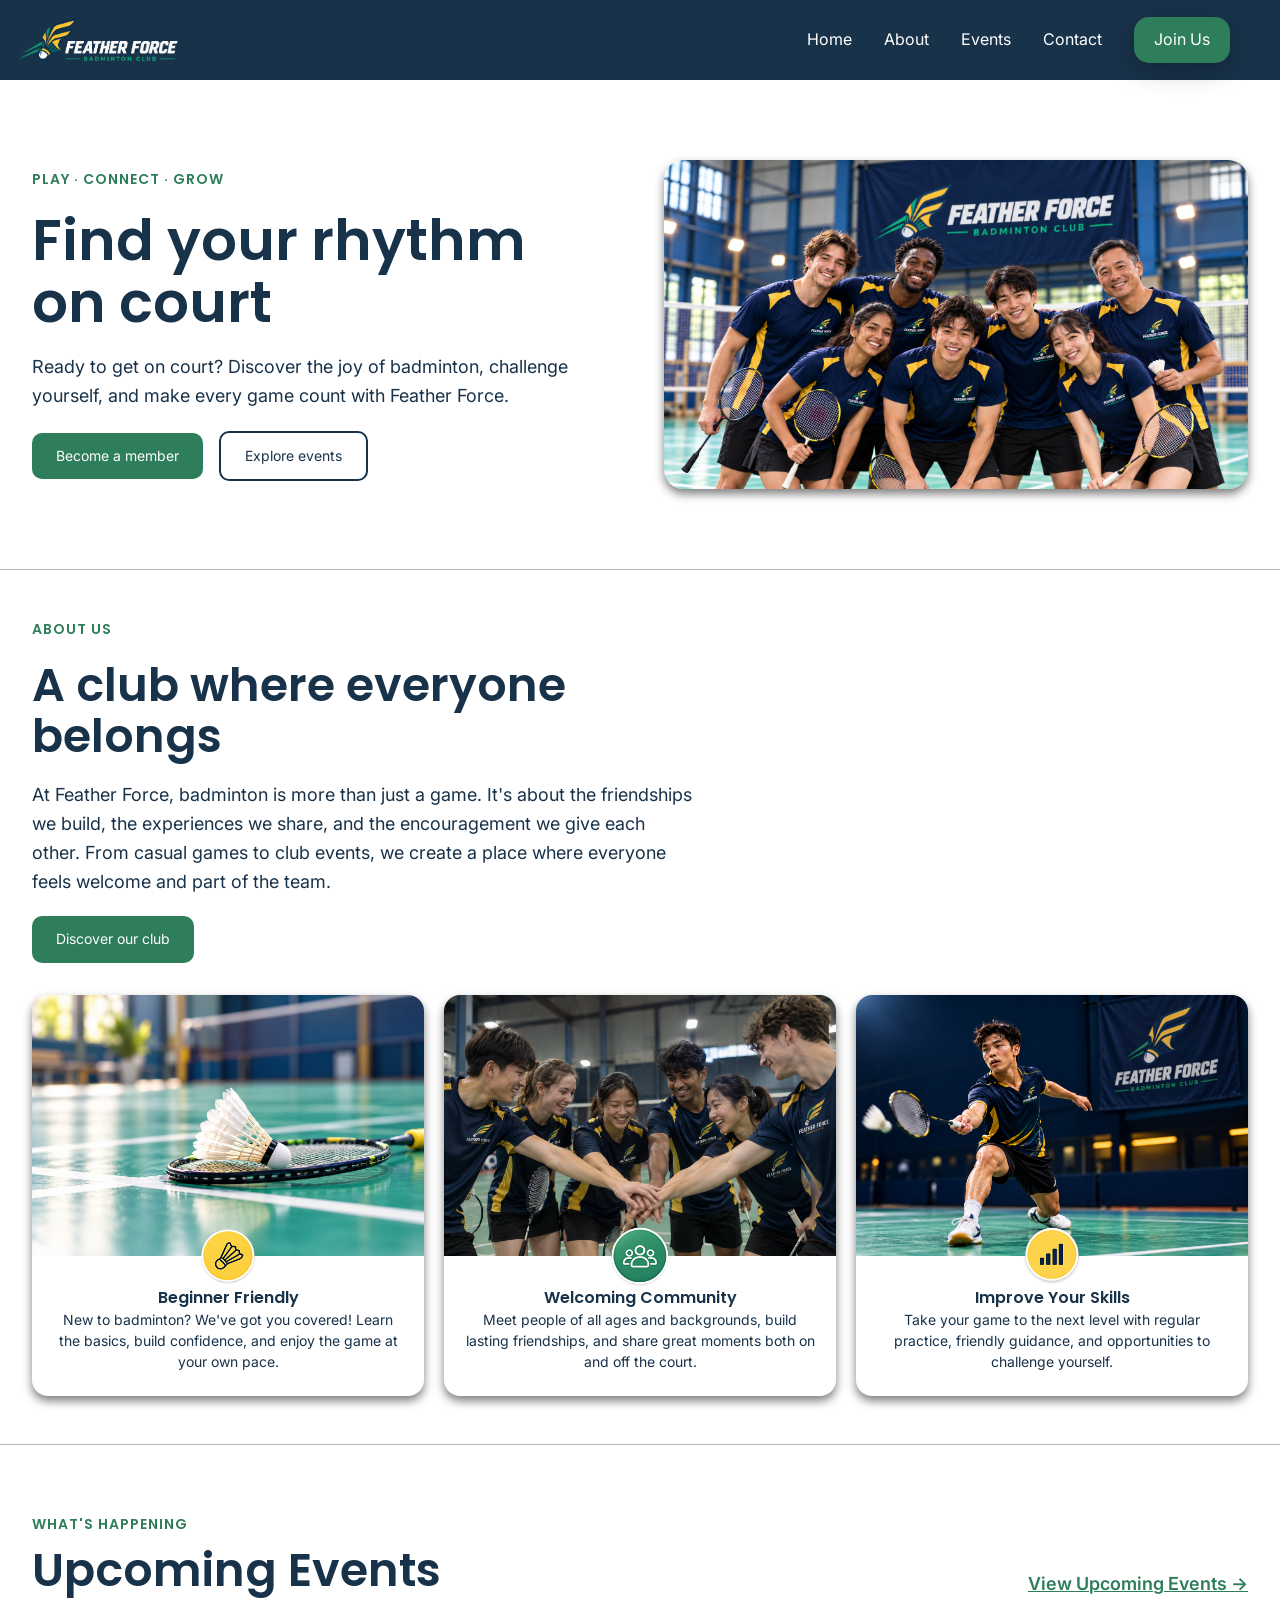
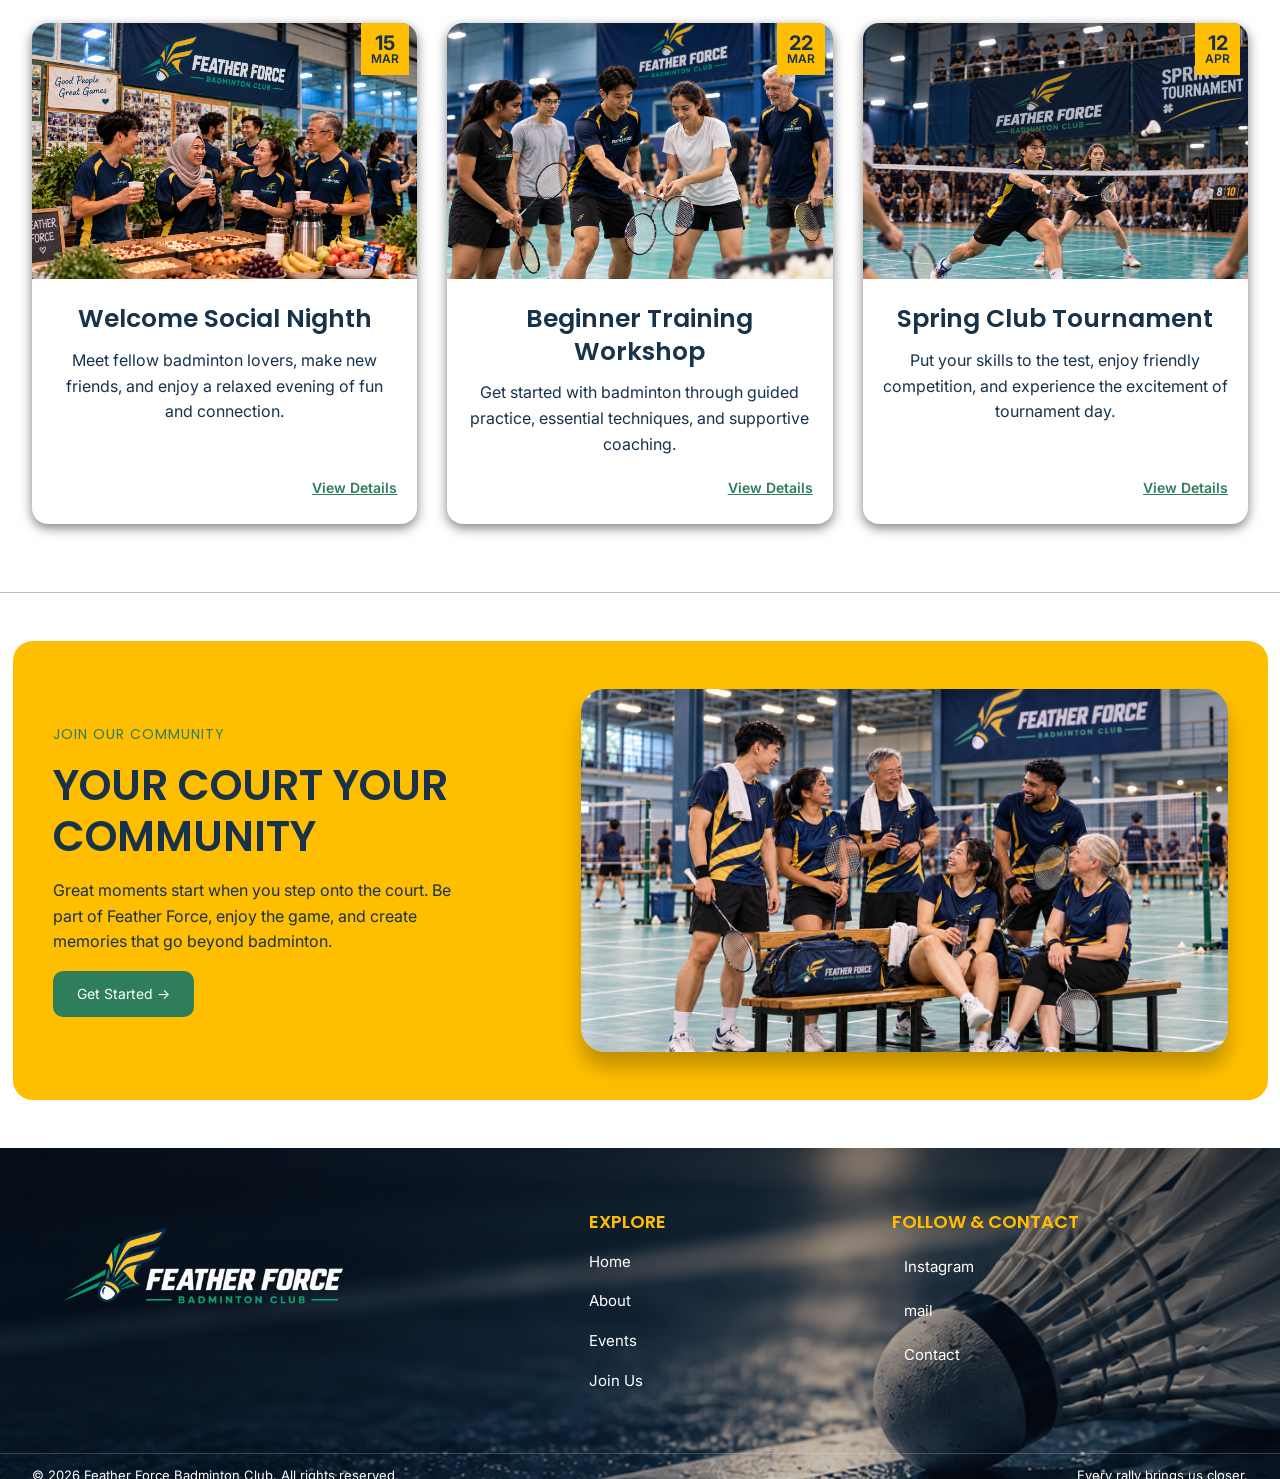
<file: index.html>
<!DOCTYPE html>
<html lang="en">
<head>
    <meta charset="UTF-8">
    <meta name="viewport" content="width=device-width, initial-scale=1.0">
    <title>Feather Force</title>

    <!-- Omdirigera till webbplatsens startsida -->
    <meta http-equiv="refresh" content="0; url=html/index.html">
</head>
<body>
    <a href="html/index.html">Visit Feather Force</a>
</body>
</html>
</file>
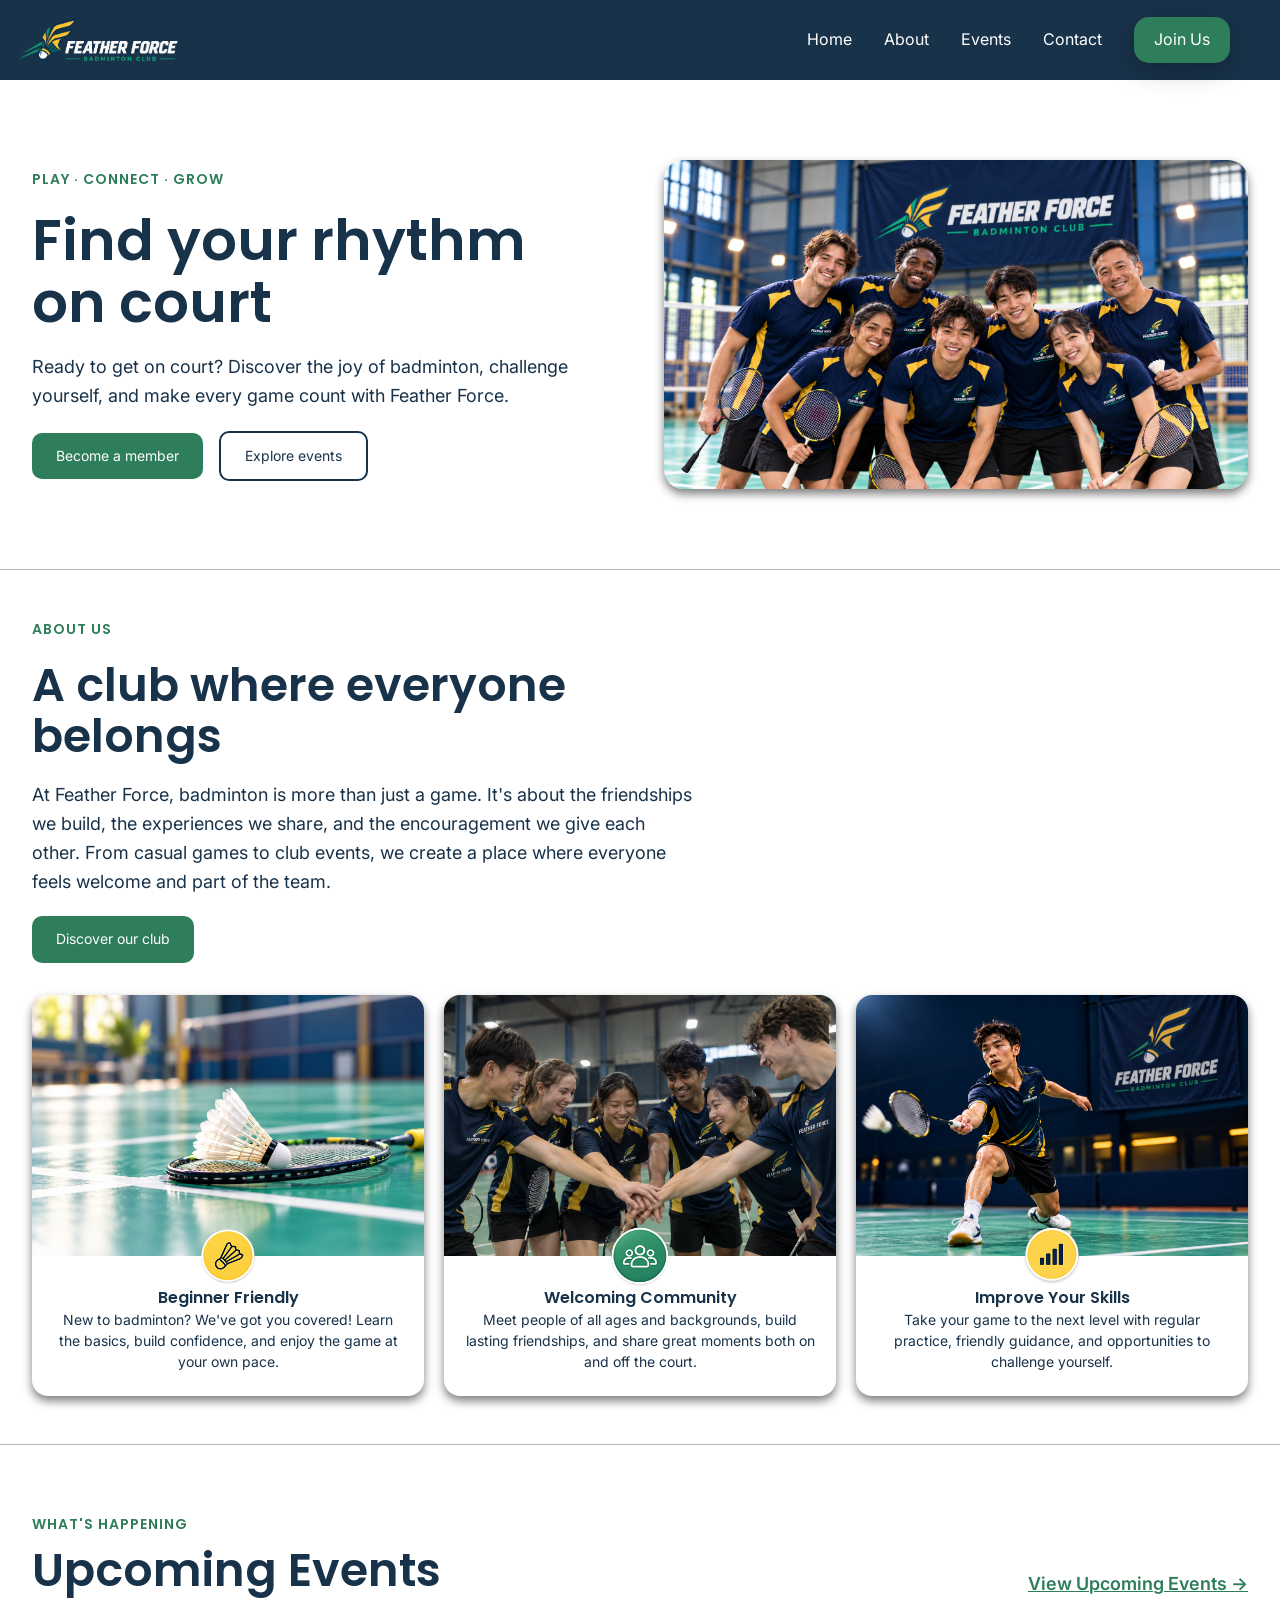
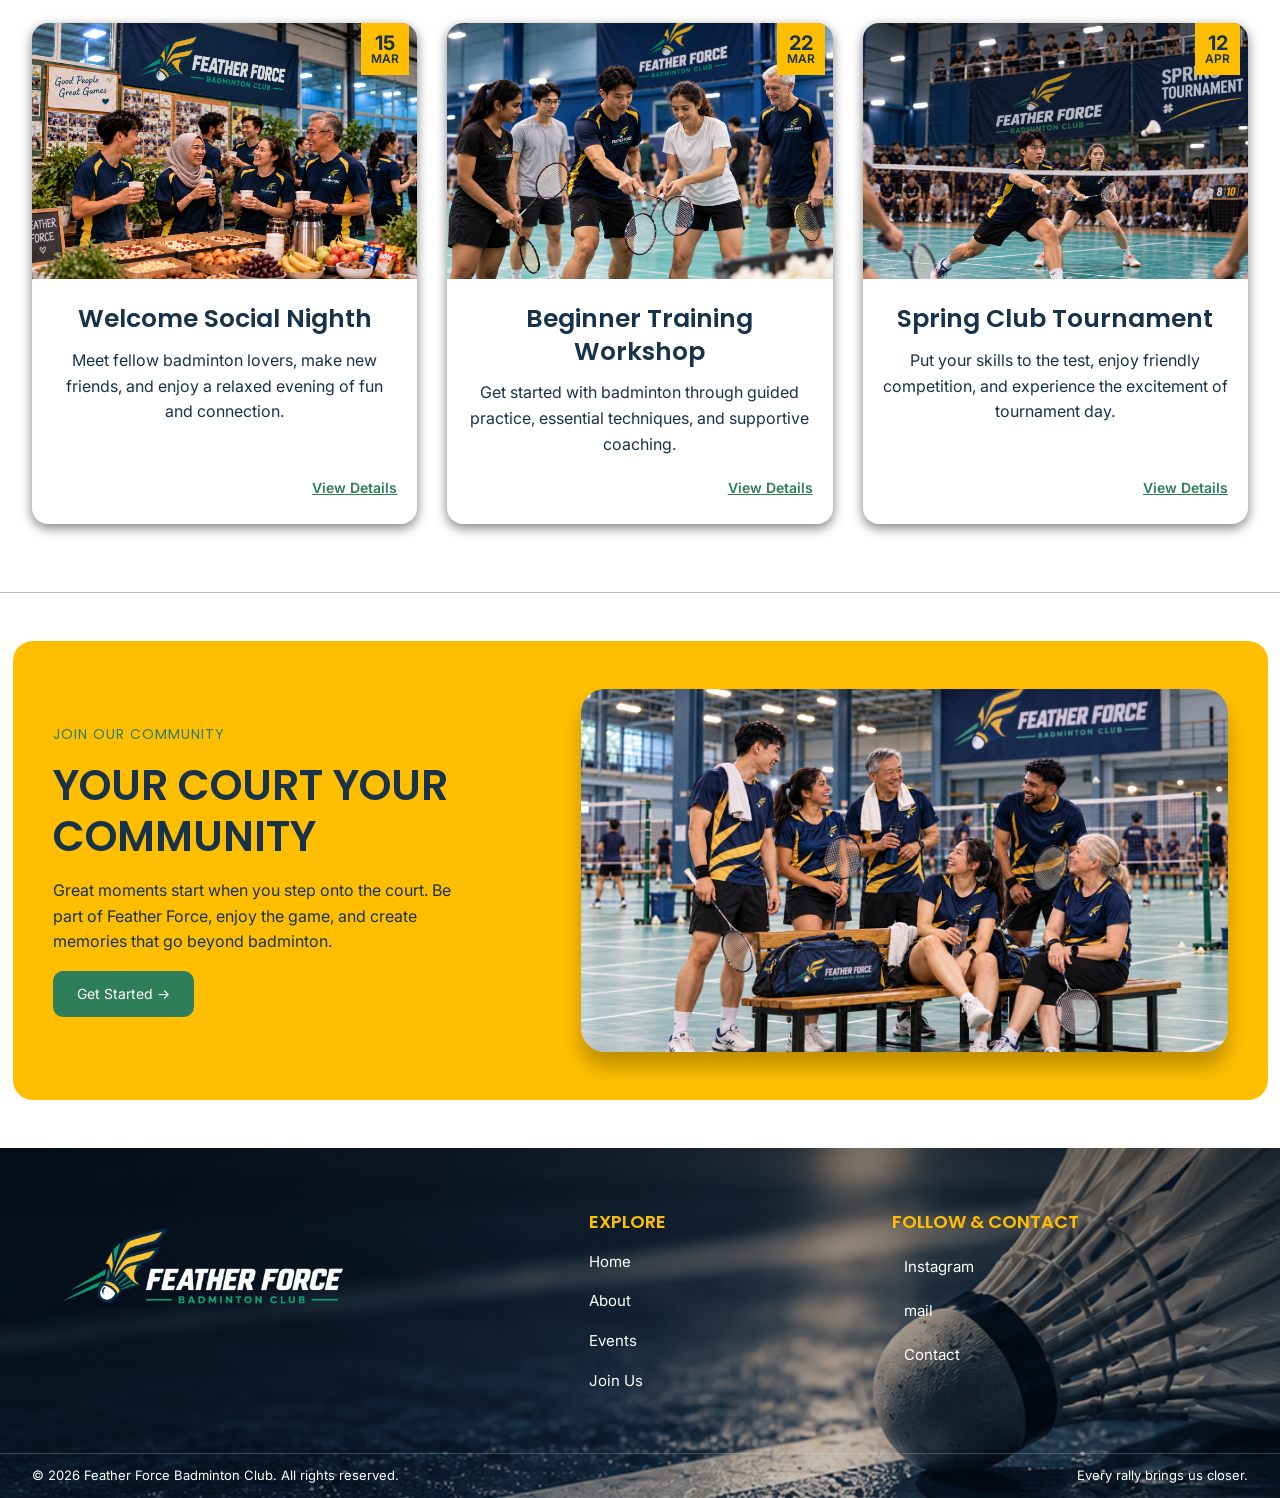
<file: html/index.html>
<!DOCTYPE html>
<html lang="en">
<head>
    <meta charset="UTF-8">
    <meta name="viewport" content="width=device-width, initial-scale=1.0">
    <title>Home | Feather Force Badminton Club</title>

    <!-- CSS Filer -->
     <link rel="stylesheet" href ="../css/main.css">
     <link rel="stylesheet" href ="../css/index.css">

    <!--  Javascript Filer -->
     <script src="../js/main.js" defer></script>

    <!-- Google Fonts -->
     <link rel="preconnect" href="https://fonts.googleapis.com">
     <link rel="preconnect" href="https://fonts.gstatic.com" crossorigin>
     <link href="https://fonts.googleapis.com/css2?family=Inter:wght@400&family=Poppins:wght@600&display=swap" rel="stylesheet">

    
    <!-- Flaticon UIcons för sociala medier -->
     <link rel="stylesheet"
      href="https://cdn-uicons.flaticon.com/3.0.0/uicons-brands/css/uicons-brands.css">
    <!-- Flaticon UIcons med rundade konturer -->
     <link rel="stylesheet"
      href="https://cdn-uicons.flaticon.com/3.0.0/uicons-regular-rounded/css/uicons-regular-rounded.css">
    <!-- Flaticon UIcons med fylld design -->
      <link rel="stylesheet"
      href="https://cdn-uicons.flaticon.com/3.0.0/uicons-solid-rounded/css/uicons-solid-rounded.css">
</head>

<body>

    <!-- Sidhuvud med logotyp och navigation -->
    <header class ="site-header">

        <!-- Container för sidhuvudets layout och innehåll -->
        <div class ="header-container">

            <!-- Logotyp med länk till startsidan -->
            <a href="index.html" class ="logo">

                <!-- Feather Force-klubbens logotyp -->
                <img src ="../images/Feather-Force-logo.png"
                 alt ="Feather Force Badminton Club logo">
            </a>

            <!-- Hamburgermeny med tillgänglighetsanpassade attribut -->
            <button class = "menu-toggle"
                type ="button"  
                aria-label="Open menu"
                aria-expanded="false"
                aria-controls="primary-navigation">

                <!-- Hamburgermenyns tre streck -->
                <span class ="bar1"></span>     
                <span class = "bar2"></span>    
                <span class = "bar3"></span>    
            </button>

            <!-- Huvudnavigation för webbplatsens sidor -->
            <nav class="navbar" id="primary-navigation" aria-label="Main navigation">

                <!-- Lista med navigationslänkar -->
                <ul class="nav-list">
      
                    <li><a href="index.html">Home</a></li>
                    <li><a href="about.html">About</a></li>
                    <li><a href="events.html">Events</a></li>
                    <li><a href="contact.html">Contact</a></li>

                    <!-- Länk till kontaktsidan för medlemskap -->
                    <li><a href="contact.html" class="join-button">Join Us</a></li>
                </ul>
            </nav>
        </div>
    </header>

    <!-- Sidans huvudsakliga innehåll -->
    <main class ="home-page" id="home">

        <!--  Hero-Sektion -->
        <section class ="home-hero">

            <!-- Layout och innehållsbredd för Hero-sektionen -->
            <div class ="hero-layout content-container">

                <!--  Textinnehåll i Hero-Sektionen -->
                <div class ="hero-content">

                    <!-- Tag -->
                     <p class ="tag">PLAY · CONNECT · GROW</p>
                     
                     <!--  Rubrik -->
                    <h1>Find your rhythm on court</h1>

                    <!-- Introduktion-->
                     <p> Ready to get on court? Discover the joy of badminton, challenge yourself, 
                     and make every game count with Feather Force. 
                    </p>

                    <!-- Container för knappar för medlemskap och evenemang -->
                    <div class="hero-actions">

                        <!-- Primär knapp för medlemskap -->
                        <a href ="contact.html" class ="button button-primary">Become a member </a>

                        <!-- Sekundär knapp för evenemang -->
                        <a href="events.html" class ="button button-secondary">Explore events </a>
                    </div>

        
                </div>

             <!-- Hero bild -->
            <img src = "../images/hero-image.png" alt = "Feather Force team">

            </div>
        </section>

        <!-- About-Sektion-->
         <section class ="home-about" id="about">

            <!-- Layout och innehållsbredd för About-sektionen -->
            <div class ="about-layout content-container">
                
                <!--  Textinnehåll i About-Sektionen -->
                <div class ="about-content">

                    <!-- Tag -->
                    <p class ="tag">ABOUT US</p>

                    <!--  Sektionens huvudrubrik -->
                    <h2> A club where everyone belongs </h2>

                    <!-- Presentation av badmintonklubben -->
                    <p>
                        At Feather Force, badminton is more than just a game. It's about the friendships we build, 
                        the experiences we share, and the encouragement we give each other. From casual games to club events,
                        we create a place where everyone feels welcome and part of the team.
                    </p>

                    <!-- Knapp som länkar till About-Sidan -->
                     <a href ="about.html" class ="button button-primary">Discover our club </a>
                </div>

                <!-- Informationskort om klubbens fördelar -->
                <div class ="about-cards">
                    
                 <!-- Första kort som presenterar klubbens fördelar -->
                 <article class ="about-card">
                     <!-- Container för kortets bilder och dekorativ ikoner -->
                     <div class ="about-card-media">
                          <!-- Kort 1: Bilden -->
                         <img src="../images/about-card1.png" class ="about-card-image" 
                         alt ="Badminton shuttlecock and racket">
                         
                         <!-- Kort 1: Dekorativ ikon -->
                         <img src="../images/about-icon1.png" class="about-card-icon"
                         alt="">
                     </div>

                     <!--  Kort 1: Textinnehåll -->
                     <div class ="about-card-content">
                         <!--  Kort 1: Rubrik -->
                         <h3>Beginner Friendly</h3>

                         <!--  Kort 1: Beskrivning-->
                         <p>New to badminton? We've got you covered! Learn the basics, build confidence,
                           and enjoy the game at your own pace.
                        </p>
                     </div>
                 </article>


                 <!-- Andra kort som presenterar klubbens fördelar -->
                 <article class ="about-card">
                     <!-- Container för kortets bilder och dekorativ ikoner -->
                     <div class ="about-card-media">
                          <!-- Kort 2: Bilden -->
                         <img src="../images/about-card2.png" class ="about-card-image" 
                         alt ="Feather Force members bringing their hands together">
                         
                         <!-- Kort 2: Dekorativ ikon -->
                         <img src="../images/about-icon2.png" class="about-card-icon"
                         alt="">
                     </div>

                     <!--  Kort 2: Textinnehåll -->
                     <div class ="about-card-content">
                         <!--  Kort 2: Rubrik -->
                         <h3>Welcoming Community</h3>

                         <!--  Kort 2: Beskrivning-->
                         <p>Meet people of all ages and backgrounds, build lasting friendships, 
                             and share great moments both on and off the court.
                        </p>
                     </div>
                 </article>


                 <!-- Tredje kort som presenterar klubbens fördelar -->
                 <article class ="about-card">
                     <!-- Container för kortets bilder och dekorativ ikoner -->
                     <div class ="about-card-media">
                          <!-- Kort 3: Bilden -->
                         <img src="../images/about-card3.png" class ="about-card-image" 
                         alt ="Badminton players improving their skills through training">
                         
                         <!-- Kort 3: Dekorativ ikon -->
                         <img src="../images/about-icon3.png" class="about-card-icon"
                         alt="">
                     </div>

                     <!--  Kort 3: Textinnehåll -->
                     <div class ="about-card-content">
                         <!--  Kort 3: Rubrik -->
                         <h3>Improve Your Skills</h3>

                         <!--  Kort 3: Beskrivning-->
                         <p>Take your game to the next level with regular practice, friendly guidance,
                             and opportunities to challenge yourself.
                         </p>
                     </div>
                 </article>
                </div>
            </div>
         </section>


         <!-- Kommande events-Sektion -->
         <section class ="home-events" id="events">

            <!-- Container för sektionens innehållsbredd -->
            <div class ="content-container">

                <!--  Sektionens rubrik och navigationslänk -->
                  <div class ="section-head">
                     <!-- Sektionens tag och rubrik -->
                     <div class ="section-title">
                         <!-- Tag -->
                         <p class="tag">WHAT'S HAPPENING</p>

                         <!-- Rubrik -->
                         <h2>Upcoming Events</h2>
                     </div>

                     <!-- Länk till Events-Sidan  -->
                    <a href="events.html" class="events-link">
    
                        <span class="mobile-text">View All &rarr;</span>
                        <span class="desktop-text">View Upcoming Events &rarr;</span>

                    </a>
                  </div>

               <!-- Grid layout för Events kortet -->
               <div class ="events-grid">
                   <!-- Första Events-kort -->
                   <article class ="event-card">   
                       <!-- Container för Events-sektion bild och datum -->
                      <div class="event-card-visual">
                         <img src ="../images/event-card1.png" alt="Feather Force members enjoying a social badminton event">

                         <!-- Events datum  -->
                         <span class="event-date">
                             <span class="event-day">15</span>
                             <span class="event-month">MAR</span>
                          </span>

                      </div>

                       <!-- Container för evenemangets rubrik, beskrivning och länk -->
                        <div class="event-card-content">
                            <!-- Rubrik -->
                             <h3>Welcome Social Nighth</h3>

                            <!--  Beskrivning -->
                            <p>Meet fellow badminton lovers, make new friends, 
                             and enjoy a relaxed evening of fun and connection.
                            </p>

                            <!-- Länk till Events detaljer -->
                            <a href="events.html">View Details</a>

                            </a>
                        </div>
                   </article>


                   <!-- Andra Events-kort -->
                   <article class ="event-card">   
                       <!-- Container för Events-sektion bild och datum -->
                      <div class="event-card-visual">
                         <img src ="../images/event-card2.png" alt="Beginner badminton players practicing with guidance from a coach">
                       
                         <!-- Events datum  -->
                         <span class="event-date">
                             <span class="event-day">22</span>
                             <span class="event-month">MAR</span>
                          </span>
                      </div>

                       <!-- Container för evenemangets rubrik, beskrivning och länk -->
                        <div class="event-card-content">
                            <!-- Rubrik -->
                             <h3>Beginner Training Workshop</h3>

                            <!--  Beskrivning -->
                            <p>Get started with badminton through guided practice, 
                              essential techniques, and supportive coaching.
                            </p>

                            <!-- Länk till Events detaljer -->
                            <a href="events.html">View Details</a>

                            
                        </div>
                   </article>


                    <!-- Tredje Events-kort -->
                   <article class ="event-card">   
                       <!-- Container för Events-sektion bild och datum -->
                      <div class="event-card-visual">
                         <img src ="../images/event-card3.png" alt="Feather Force players competing in a spring club tournament">
                         
                         <!-- Events datum  -->
                         <span class="event-date">
                             <span class="event-day">12</span>
                             <span class="event-month">APR</span>
                          </span>
                      </div>

                       <!-- Container för evenemangets rubrik, beskrivning och länk -->
                        <div class="event-card-content">
                            <!-- Rubrik -->
                             <h3>Spring Club Tournament</h3>

                            <!--  Beskrivning -->
                            <p>Put your skills to the test, enjoy friendly competition,
                             and experience the excitement of tournament day.
                            </p >

                            <!-- Länk till Events detaljer -->
                            <a href="events.html">View Details</a>
                        </div>
                   </article>
               </div>
            </div>
         </section>


        <!--  CTA-Sektion-->
        <section class="home-cta" id="cta">

            <!-- Layout och innehållsbredd för CTA-sektionen -->
             <div class="cta-layout content-container">

                <!--  Textinnehåll i CTA-Sektionen -->
                <div class="cta-content">
                    <!-- TAG -->
                    <p class="tag">JOIN OUR COMMUNITY</p>

                    <!-- Rubrik -->
                    <h2>YOUR COURT YOUR COMMUNITY</h2>

                    <!--Beskrivning om CTA - Sektion-->
                    <p>Great moments start when you step onto the court. Be part of Feather Force, 
                    enjoy the game, and create memories that go beyond badminton.
                    </p>

                    <!-- Länk till Contact-sidan -->
                    <a href="contact.html" class="button button-primary"> Get Started &rarr;</a>
                </div>

                <!-- CTA-Sektions bild på höger sida -->
                <img src="../images/joinUs-card1.png" alt="Feather Force members talking with each other">
             </div>
        </section>
    </main>


    

<!-- Sidfot med navigation och kontaktinformation -->
<footer class="site-footer">

    <!-- Sidfotens huvudlayout -->
    <div class="footer-container content-container">

        <!-- Klubbens logotyp med länk till startsidan -->
        <a href="index.html" class="footer-logo">
            <img
                src="../images/Feather-Force-logo.png"
                alt="Feather Force Badminton Club logo"
            >
        </a>

        <!-- Navigationslänkar till webbplatsens sidor -->
        <nav class="footer-column" aria-label="Footer navigation">

            <!-- Rubrik för navigationslänkar -->
            <h2>EXPLORE</h2>

            <!-- Lista med sidlänkar -->
            <ul>
                <li><a href="index.html">Home</a></li>
                <li><a href="about.html">About</a></li>
                <li><a href="events.html">Events</a></li>
                <li><a href="contact.html">Join Us</a></li>
            </ul>

        </nav>

        <!-- Sociala medier och kontaktuppgifter -->
        <div class="footer-column">

            <!-- Rubrik för sociala medier och kontakt -->
            <h2>FOLLOW &amp; CONTACT</h2>

            <!-- Lista med sociala medier och kontaktlänkar -->
            <ul>

                <!-- Tillfällig länk tills klubben har ett Instagramkonto -->
                <li>
                    <a href="#">
                     <i class="fi fi-brands-instagram" aria-hidden="true"></i>
                      Instagram
                    </a>
                </li>

                <!-- Länk till klubbens e-postadress -->
                <li>
                   <a href="mailto:contact@featherforce.com">
                     <i class="fi fi-rr-envelope" aria-hidden="true"></i>
                     mail
                    </a>
                </li>

                <!-- Länk till kontaktsidan -->
                <li>
                    <a href="contact.html">
                     <i class="fi fi-sr-marker" aria-hidden="true"></i>
                     Contact
                    </a>
                </li>

            </ul>
        </div>

    </div>

    <!-- Sidfotens nedre del -->
    <div class="footer-bottom">

        <!-- Copyrightinformation och klubbens slogan -->
        <div class="footer-bottom-content content-container">

            <!-- Upphovsrättsinformation -->
            <small>
                &copy; 2026 Feather Force Badminton Club.
                All rights reserved.
            </small>

            <!-- Klubbens slogan -->
            <p>Every rally brings us closer.</p>

        </div>
    </div>
</footer>
</body>
</html>
</file>
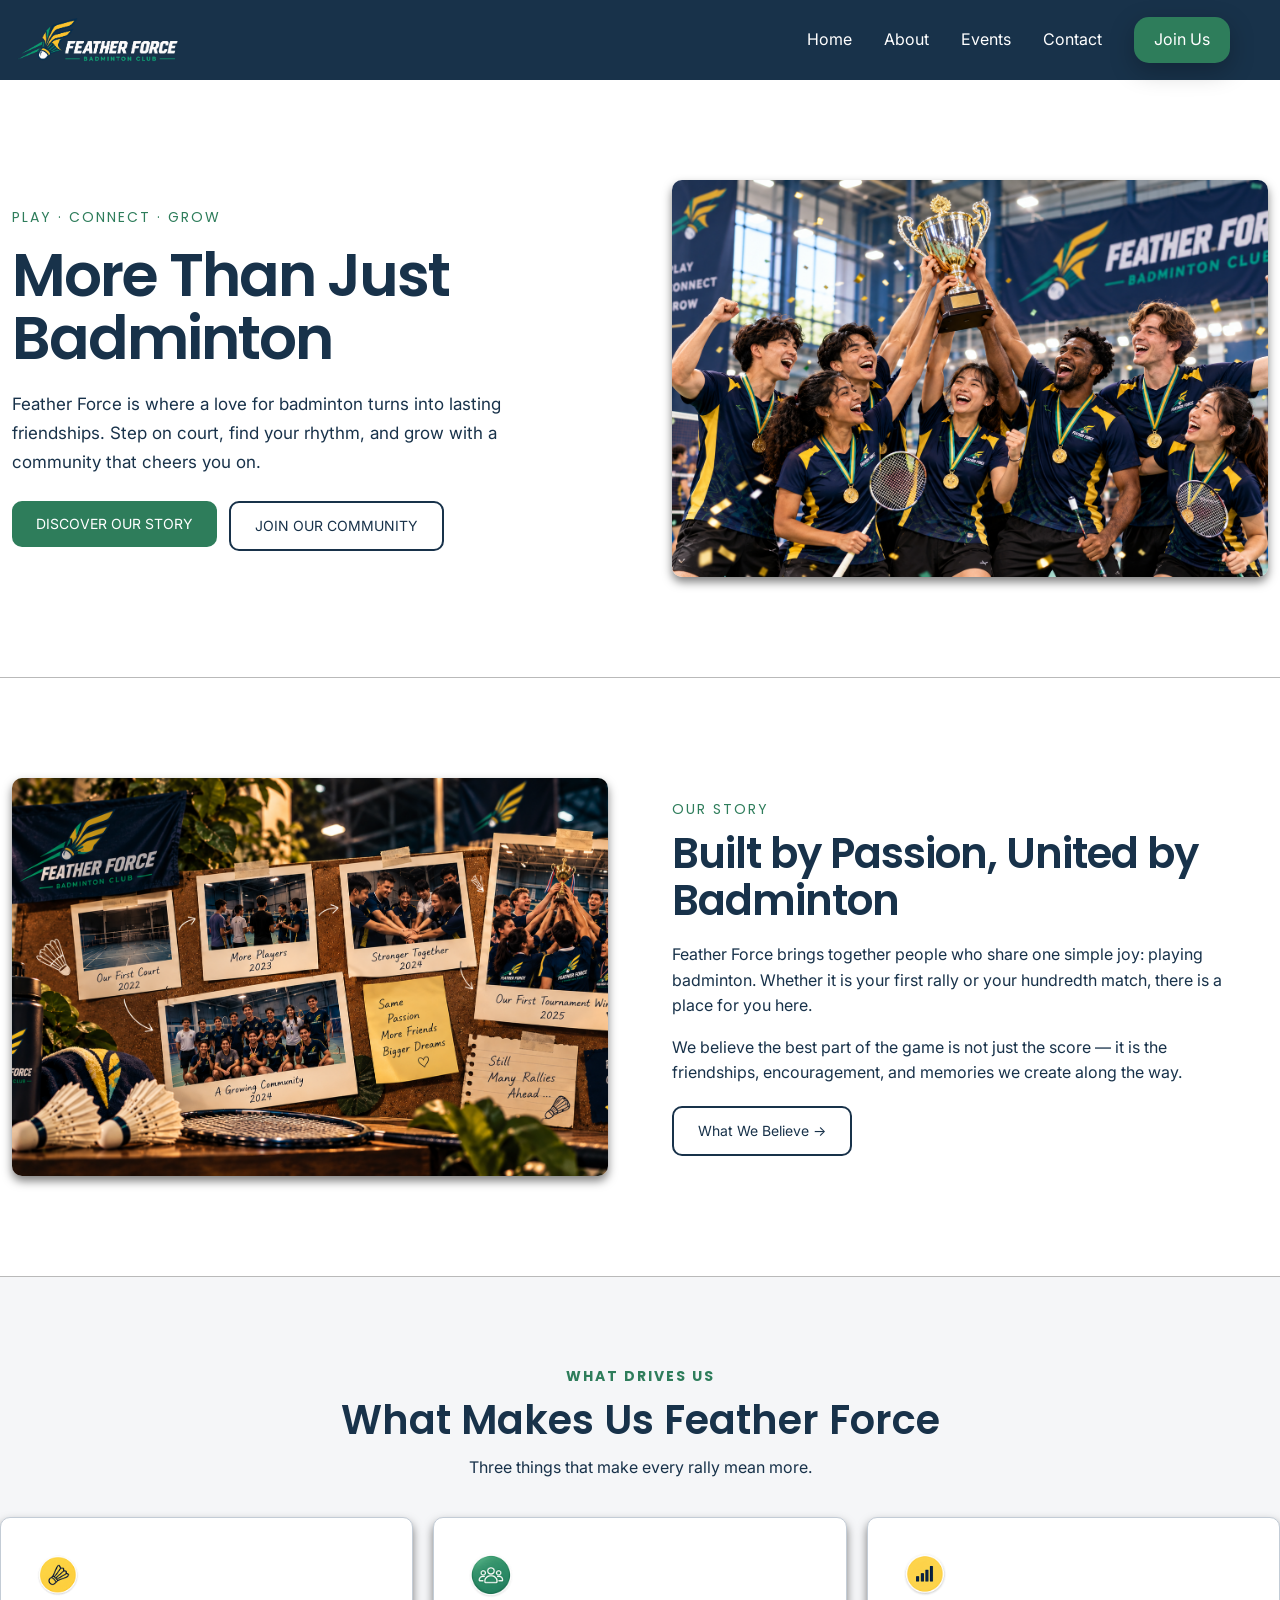
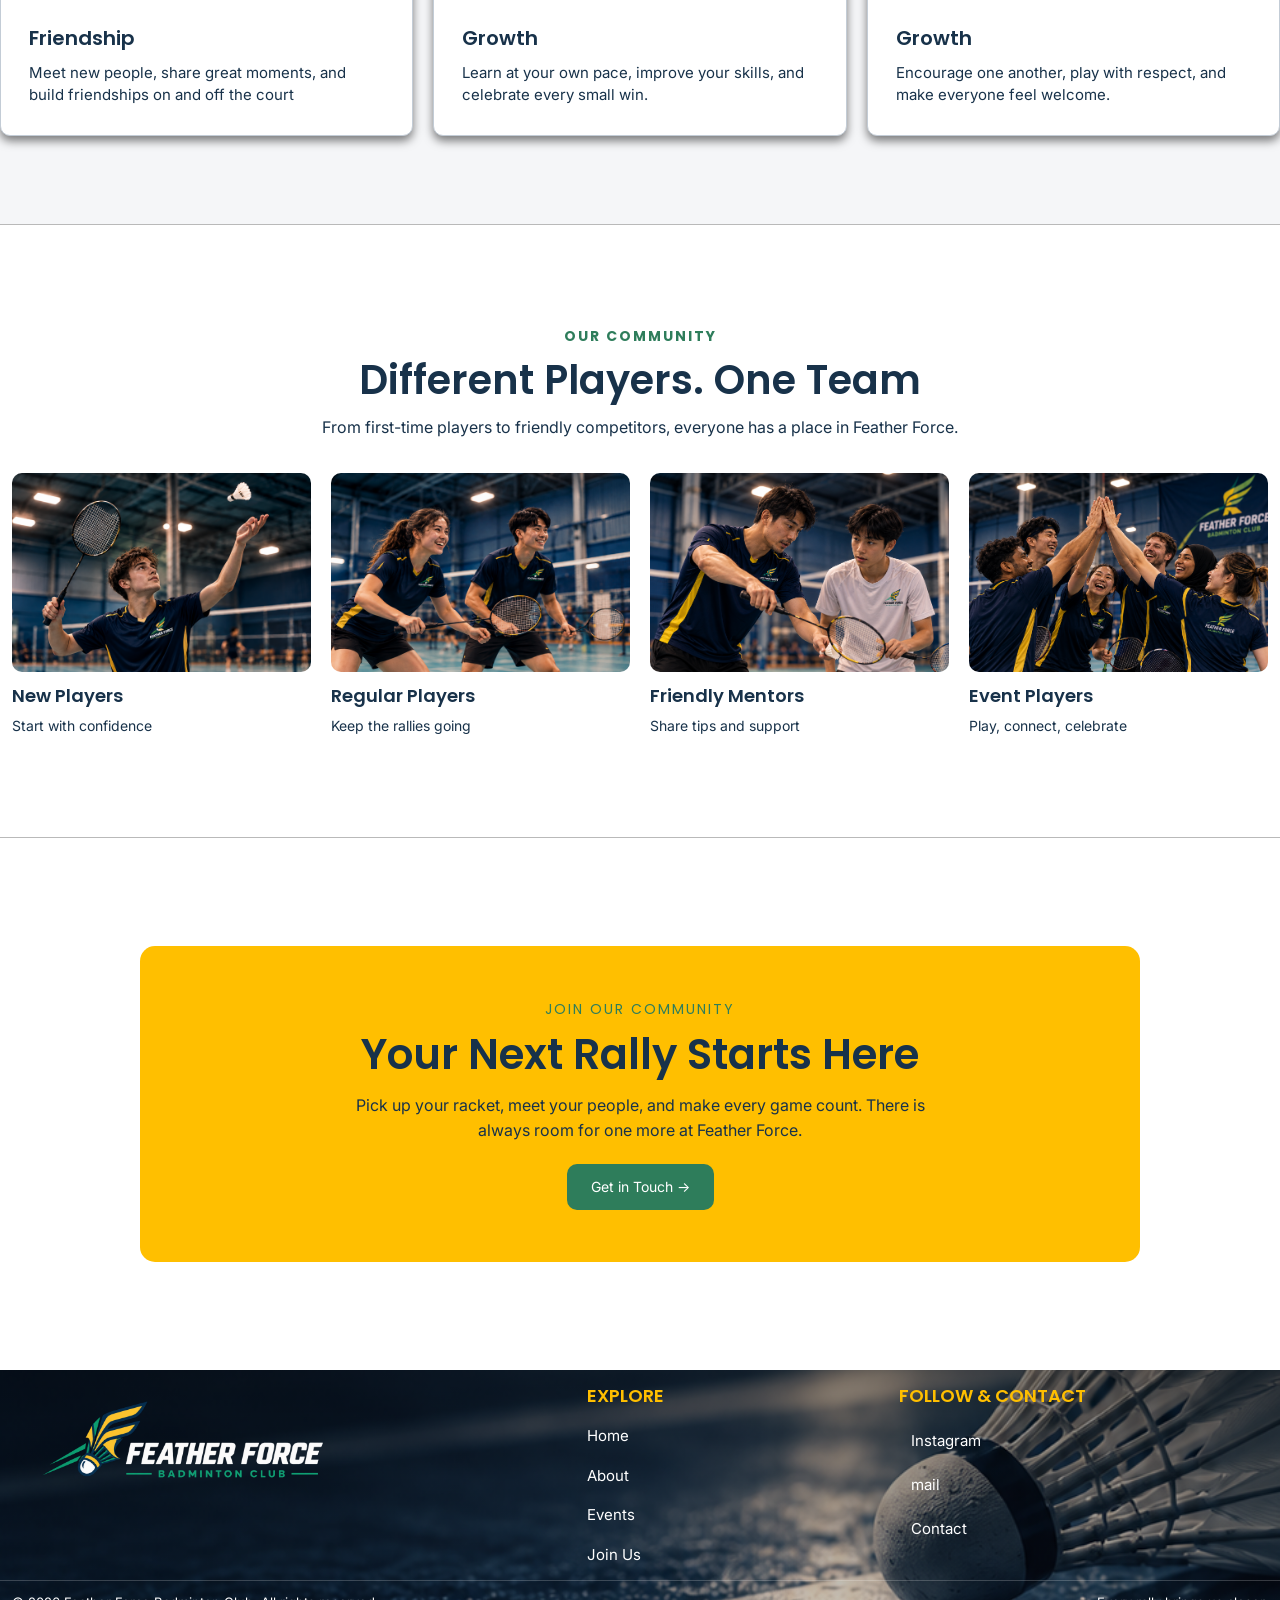
<file: html/about.html>
<!DOCTYPE html>
<html lang="en">
<head>
    <meta charset="UTF-8">
    <meta name="viewport" content="width=device-width, initial-scale=1.0">
    <title>About | Feather Force Badminton Club</title>

    <!-- CSS Filer -->
     <link rel="stylesheet" href ="../css/main.css">
     <link rel="stylesheet" href ="../css/about.css">

    <!--  Javascript Filer -->
     <script src="../js/main.js" defer></script>


    <!-- Google Fonts -->
     <link rel="preconnect" href="https://fonts.googleapis.com">
     <link rel="preconnect" href="https://fonts.gstatic.com" crossorigin>
     <link href="https://fonts.googleapis.com/css2?family=Inter:wght@400&family=Poppins:wght@600&display=swap" rel="stylesheet">

</head>

<body>

    <!-- Sidhuvud med logotyp och navigation -->
    <header class ="site-header">

         <!-- Container för sidhuvudets layout och innehåll -->
        <div class ="header-container">

            <!-- Logotyp med länk till startsidan -->
            <a href="index.html" class ="logo">

                <!-- Feather Force-klubbens logotyp -->
                <img src ="../images/Feather-Force-logo.png"
                 alt ="Feather Force Badminton Club logo">
            </a>

            <!-- Hamburgermeny med tillgänglighetsanpassade attribut -->
            <button class = "menu-toggle"
                type ="button"  
                aria-label="Open menu"
                aria-expanded="false"
                aria-controls="primary-navigation">

                <!-- Hamburgermenyns tre streck -->
                <span class ="bar1"></span>     
                <span class = "bar2"></span>    
                <span class = "bar3"></span>    
            </button>

            <!-- Huvudnavigation för webbplatsens sidor -->
            <nav class="navbar" id="primary-navigation" aria-label="Main navigation">

                <!-- Lista med navigationslänkar -->
                <ul class="nav-list">
      
                    <li><a href="index.html">Home</a></li>
                    <li><a href="about.html">About</a></li>
                    <li><a href="events.html">Events</a></li>
                    <li><a href="contact.html">Contact</a></li>

                    <!-- Länk till kontaktsidan för medlemskap -->
                    <li><a href="contact.html" class="join-button">Join Us</a></li>
                </ul>
            </nav>
        </div>

    </header>


    <!-- Sidans huvudsakliga innehåll -->
    <main class ="about-page" id="about">

        <!-- About hero: Presentera Feather Force -->
         <section class="about-hero" id="hero">

            <!-- About hero sektionens layout  -->
            <div class="about-hero-layout content-container" >

                <!-- About hero sektionens: textinnehåll -->
                <div class="about-hero-content">

                    <!--  TAG -->
                    <p class="tag">PLAY · CONNECT · GROW</p>

                    <!--  About hero: Rubrik -->
                    <h1>More Than Just Badminton</h1>

                    <!--  About hero: Beskrivning -->
                    <p>Feather Force is where a love for badminton turns into lasting friendships. 
                        Step on court, find your rhythm, and grow with a community that cheers you on.
                    </p>

                    <!-- About hero: Knappar -->
                     <div class="hero-actions">
                        <a href="#story" class="button button-primary">DISCOVER OUR STORY </a>
                        <a href="#cta" class="button button-secondary">JOIN OUR COMMUNITY </a>
                     </div>
                </div>

                <!--  About hero: Bilden -->
                  <img src="../images/about-page-hero-img.png" 
                  alt="Feather Force badminton team celebrating a tournament victory with a trophy">
            </div>
         </section>

         
         <!-- About sidan: Story sektionen -->
         <section class="about-story" id="story">

            <!-- Layout för story sektionen -->
            <div class="story-layout content-container">

                <!-- Story sektionen: Bild -->
                <img src="../images/storyline-storySection-img.png" 
                 alt="Feather Force badminton club's journey from its 
                 first court to a growing community and tournament victory"
                >

                <!-- Story sektionen: Textinnehåll -->
                 <div class="story-content">
                    
                    <!-- TAG -->
                    <p class="tag">OUR STORY</p>

                    <!--  Story sektionen: Rubrik -->
                    <h2>Built by Passion, United by Badminton</h2>

                    <!--  Story sektionen: Beskrivning -->
                    <p>Feather Force brings together people who share one simple joy: playing badminton. 
                        Whether it is your first rally or your hundredth match, there is a place for you here.
                    </p>

                    <p>We believe the best part of the game is not just the score — it is
                        the friendships, encouragement, and memories we create along the way.
                    </p>

                    <!--  Story sektionen: Knapp -->
                    <a href="#values" class="button button-secondary" >What We Believe &rarr;</a>
                 </div>
            </div>
         </section>


        <!-- Values sektionen -->
        <section class="club-values" id="values">
         
            <!-- Container för Values-sektionens innehåll -->
            <div class="content container">

                <!-- Values sektionens: Header -->
                <div class="values-heading">
                    <!--  TAG -->
                    <p class="tag">WHAT DRIVES US</p>
                    
                    <!--  Values sektionen: Huvudrubrik -->
                    <h2>What Makes Us Feather Force</h2>

                    <!--  Values sektionens: Klubbens värderingar -->
                    <p>Three things that make every rally mean more. </p>
                </div>

                <!-- Rutnätslayout för value cards -->
                <div class="values-grid">

                    <!-- Kort 1: Friendship -->
                    <article class="value-card">
                        
                        <!-- Kort 1: Ikon -->
                        <img src="../images/about-icon1.png" alt="">

                        <!-- Kort 1: Rubrik-->
                        <h3>Friendship</h3>

                        <!-- Kort 1: Beskrivning -->
                        <p>Meet new people, share great moments, and build 
                            friendships on and off the court
                        </p>
                    </article>


                    <!-- Kort 2: Growth -->
                    <article class="value-card">
                        
                        <!-- Kort 2: Ikon -->
                        <img src="../images/about-icon2.png" alt="">

                        <!-- Kort 2: Rubrik-->
                        <h3>Growth</h3>

                        <!-- Kort 2: Beskrivning -->
                        <p>Learn at your own pace, improve your skills,
                            and celebrate every small win.
                        </p>
                    </article>


                     <!-- Kort 3: Team Spirit -->
                    <article class="value-card">
                        
                        <!-- Kort 3: Ikon -->
                        <img src="../images/about-icon3.png" alt="">

                        <!-- Kort 3: Rubrik-->
                        <h3>Growth</h3>

                        <!-- Kort 3: Beskrivning -->
                        <p>Encourage one another, play with respect, 
                            and make everyone feel welcome.
                        </p>
                    </article>
                </div>
            </div>
        </section>

        <!-- Community sektionen -->
         <section class="about-community" id="community">

            <!-- Container för Community-sektionens innehåll -->
            <div class="content-container">

                <!-- Community sektionens: Header -->
                <div class="community-heading">

                    <!-- TAG -->
                    <p class="tag">OUR COMMUNITY</p>

                    <!--  Community sektionens: Rubrik -->
                    <h2>Different Players. One Team</h2>

                    <!--  Community sektionens: Beskrivning -->
                    <p>From first-time players to friendly competitors,
                        everyone has a place in Feather Force.
                    </p>
                </div>

                <!-- Rutnätslayout för value cards -->
                 <div class="community-grid">

                    <!-- Kort 1: New Players -->
                    <article class="community-card">

                        <!-- Kort 1: Bilden -->
                        <img src="../images/person1-team-section.png"
                        alt="New Feather Force players learning badminton">

                        <!-- Kort 1: Rubrik -->
                        <h3>New Players</h3>

                        <!--  Kort 1: Beskrivning -->
                        <p>Start with confidence</p>
                    </article>


                    <!-- Kort 2: Regular Players -->
                    <article class="community-card">

                        <!-- Kort 2: Bilden -->
                        <img src="../images/person2-team-section.png"
                        alt="Two Feather Force badminton players smiling and getting 
                        ready to play doubles on an indoor court">

                        <!-- Kort 2: Rubrik -->
                        <h3>Regular Players</h3>

                        <!--  Kort 2: Beskrivning -->
                        <p>Keep the rallies going</p>
                    </article>


                    <!-- Kort 3: Friendly Mentors -->
                    <article class="community-card">

                        <!-- Kort 3: Bilden -->
                        <img src="../images/person3-team-section.png"
                        alt="Feather Force coach teaching a young player badminton 
                        techniques on an indoor court">

                        <!-- Kort 3: Rubrik -->
                        <h3>Friendly Mentors</h3>

                        <!--  Kort 3: Beskrivning -->
                        <p>Share tips and support</p>
                    </article>


                    <!-- Kort 4: Event Players -->
                    <article class="community-card">

                        <!-- Kort 4: Bilden -->
                        <img src="../images/person4-team-sektion.png"
                        alt="Six Feather Force badminton players smiling and celebrating
                        together with a team high-five">

                        <!-- Kort 4: Rubrik -->
                        <h3>Event Players</h3>

                        <!--  Kort 4: Beskrivning -->
                        <p>Play, connect, celebrate </p>
                    </article>
                 </div>
            </div>
         </section>

         
        <!-- CTA-Sektionen  -->
        <section class="about-cta" id="cta">  

            <!--  -->
            <div class="content-container cta-content">

                <!--  TAG -->
                <p class="tag">JOIN OUR COMMUNITY</p>

                <!-- CTA sektionens: Rubrik -->
                <h2>Your Next Rally Starts Here</h2>

                <!--  CTA sektionens: beskrivning -->
                <p>Pick up your racket, meet your people, and make every game count.
                    There is always room for one more at Feather Force.
                </p>

                <!-- CTA sektionens: knapp -->
                <a class="button" href="contact.html">Get in Touch &rarr;</a>
            </div>
        </section>
    </main>


     <!-- Sidfot med länkar och kontaktinformation -->
    <footer class ="site-footer">

        <!-- Sidfotens huvudlayout -->
    <div class="footer-container content-container">

        <!-- Klubbens logotyp med länk till startsidan -->
        <a href="index.html" class="footer-logo">
            <img
                src="../images/Feather-Force-logo.png"
                alt="Feather Force Badminton Club logo"
            >
        </a>

        <!-- Navigationslänkar till webbplatsens sidor -->
        <nav class="footer-column" aria-label="Footer navigation">

            <!-- Rubrik för navigationslänkar -->
            <h2>EXPLORE</h2>

            <!-- Lista med sidlänkar -->
            <ul>
                <li><a href="index.html">Home</a></li>
                <li><a href="about.html">About</a></li>
                <li><a href="events.html">Events</a></li>
                <li><a href="contact.html">Join Us</a></li>
            </ul>

        </nav>

        <!-- Sociala medier och kontaktuppgifter -->
        <div class="footer-column">

            <!-- Rubrik för sociala medier och kontakt -->
            <h2>FOLLOW &amp; CONTACT</h2>

            <!-- Lista med sociala medier och kontaktlänkar -->
            <ul>

                <!-- Tillfällig länk tills klubben har ett Instagramkonto -->
                <li>
                    <a href="#">
                     <i class="fi fi-brands-instagram" aria-hidden="true"></i>
                      Instagram
                    </a>
                </li>

                <!-- Länk till klubbens e-postadress -->
                <li>
                   <a href="mailto:contact@featherforce.com">
                     <i class="fi fi-rr-envelope" aria-hidden="true"></i>
                     mail
                    </a>
                </li>

                <!-- Länk till kontaktsidan -->
                <li>
                    <a href="contact.html">
                     <i class="fi fi-sr-marker" aria-hidden="true"></i>
                     Contact
                    </a>
                </li>

            </ul>
        </div>

    </div>

    <!-- Sidfotens nedre del -->
    <div class="footer-bottom">

        <!-- Copyrightinformation och klubbens slogan -->
        <div class="footer-bottom-content content-container">

            <!-- Upphovsrättsinformation -->
            <small>
                &copy; 2026 Feather Force Badminton Club.
                All rights reserved.
            </small>

            <!-- Klubbens slogan -->
            <p>Every rally brings us closer.</p>

        </div>
    </div>

    </footer>
    
</body>
</html>
</file>
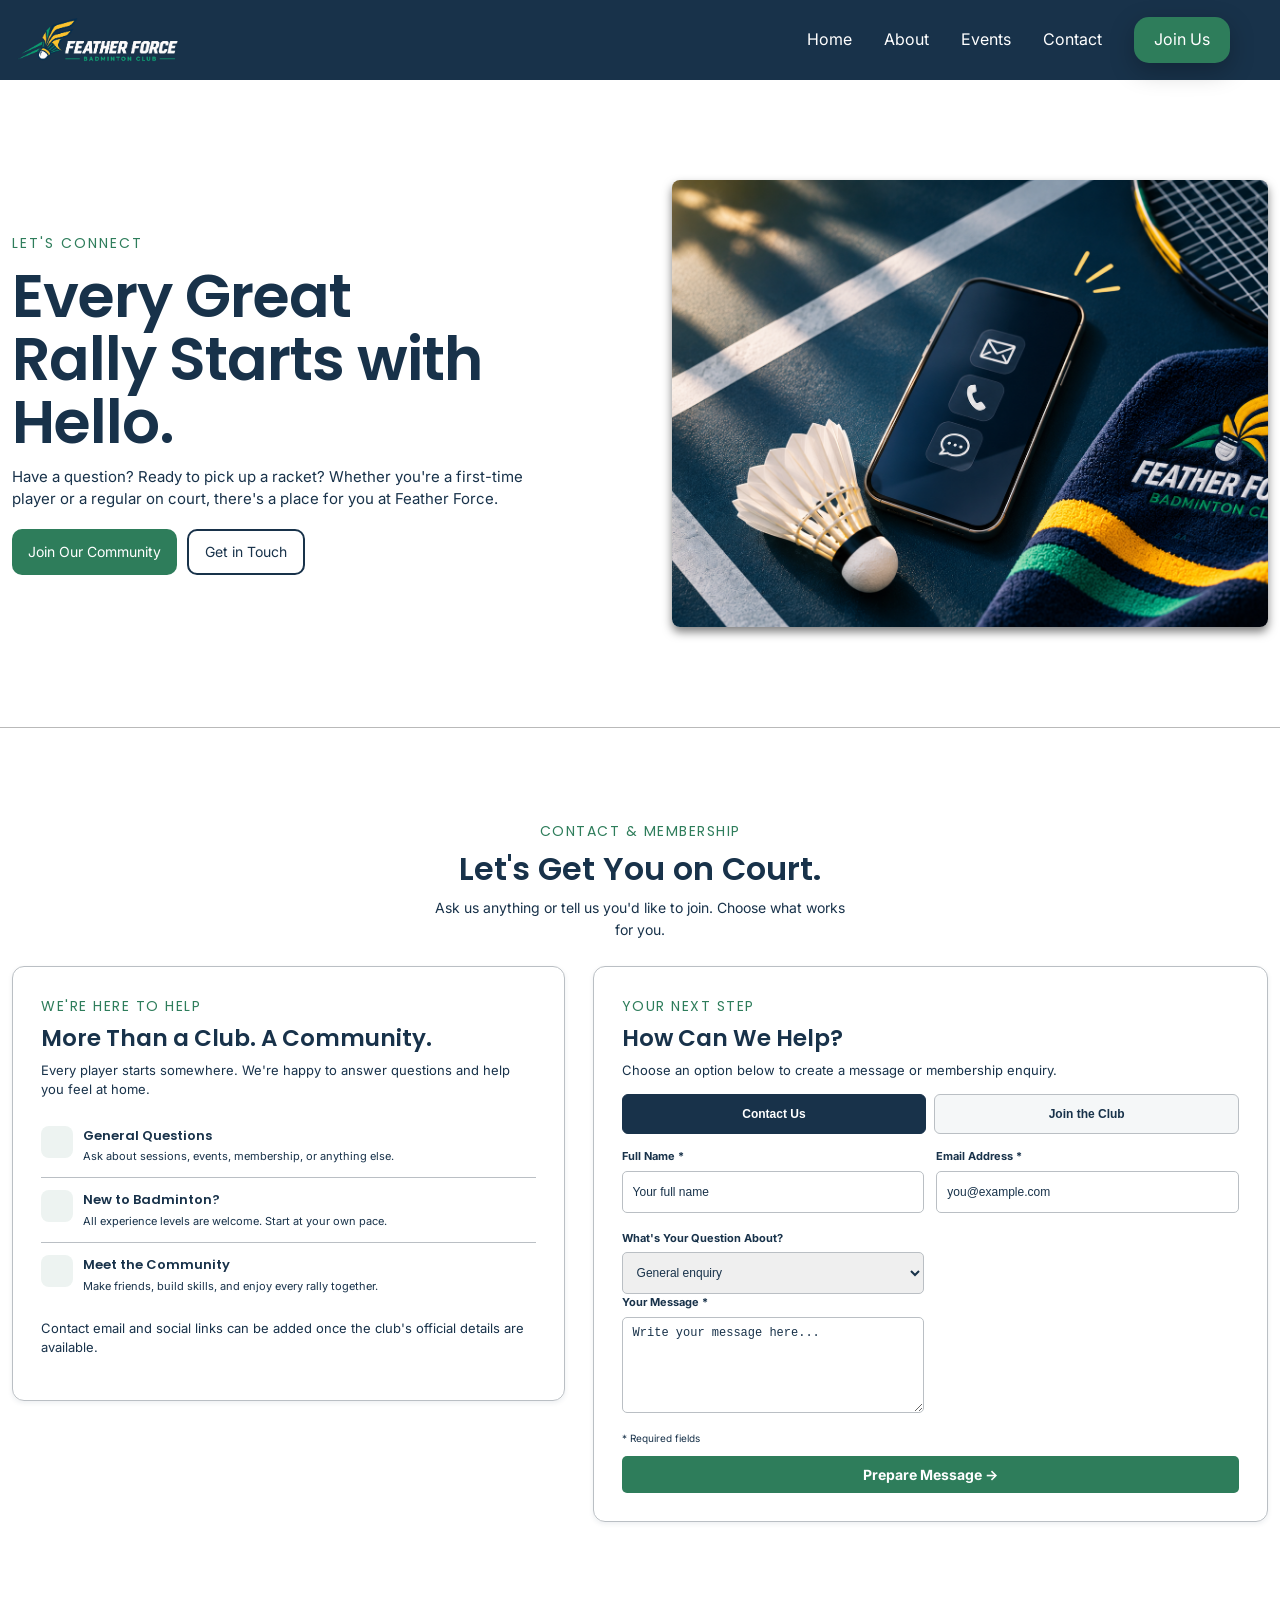
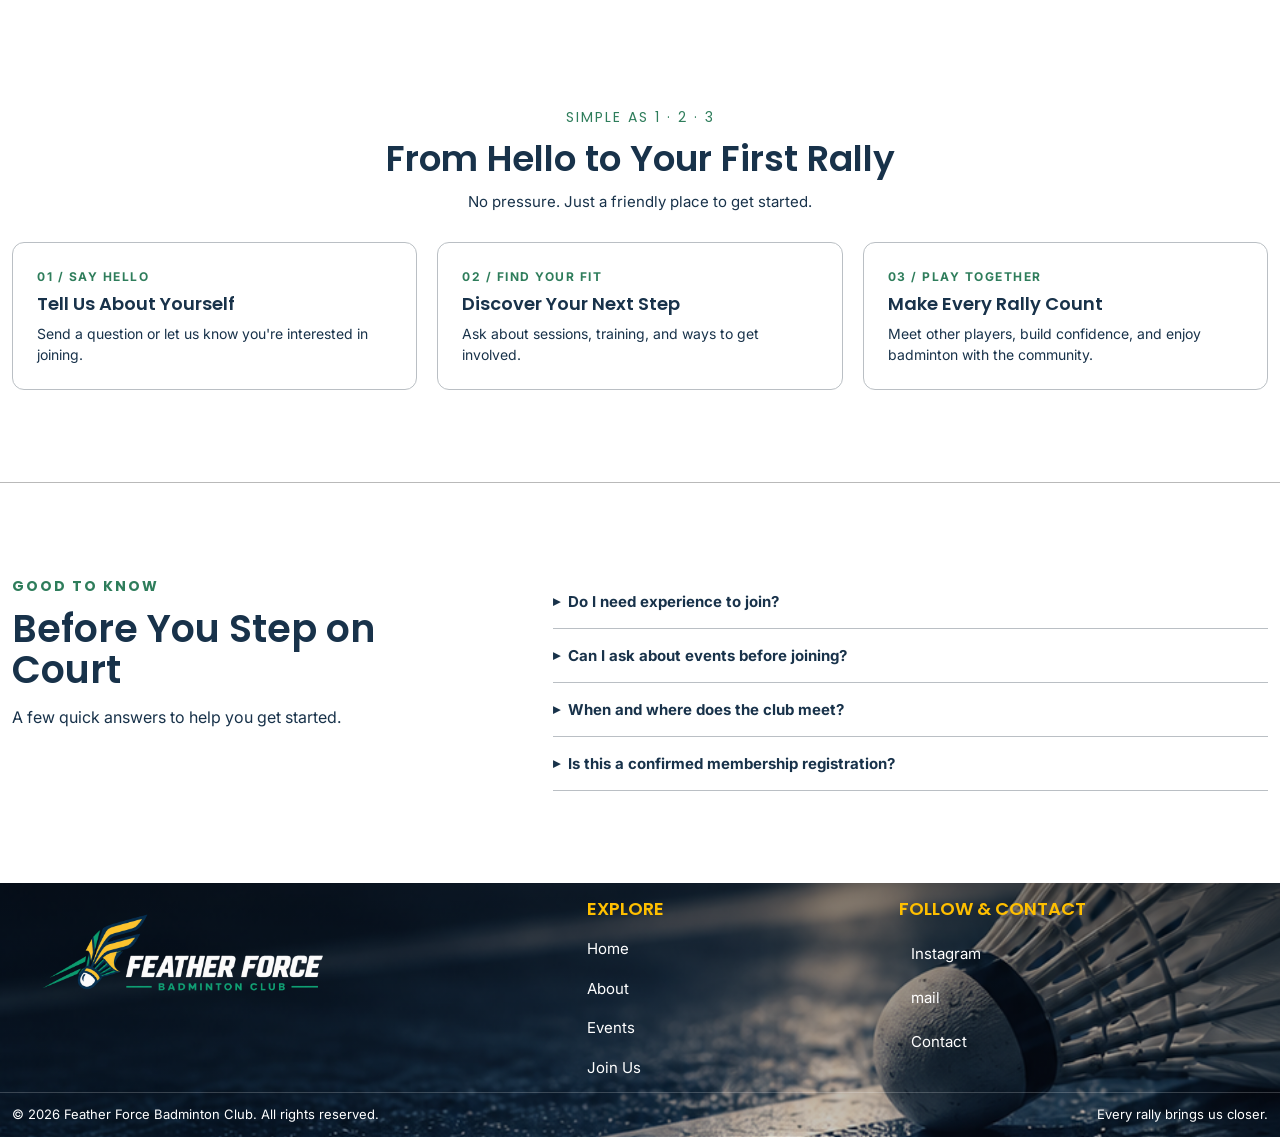
<file: html/contact.html>
<!DOCTYPE html>
<html lang="en">
<head>
    <meta charset="UTF-8">
    <meta name="viewport" content="width=device-width, initial-scale=1.0">
    <title>Contacts | Feather Force Badminton Club</title>

    <!-- CSS Filer -->
     <link rel="stylesheet" href ="../css/main.css">
     <link rel="stylesheet" href ="../css/contacts.css">

    <!--  Javascript Filer -->
     <script src="../js/main.js" defer></script>
     <script src="../js/contact.js" defer></script>

    <!-- Ikoner -->
     <link rel="stylesheet" href="https://cdn-uicons.flaticon.com/3.0.0/uicons-regular-rounded/css/uicons-regular-rounded.css">
    <link rel="stylesheet" href="https://cdn-uicons.flaticon.com/3.0.0/uicons-solid-rounded/css/uicons-solid-rounded.css">

    
    <!-- Google Fonts -->
     <link rel="preconnect" href="https://fonts.googleapis.com">
     <link rel="preconnect" href="https://fonts.gstatic.com" crossorigin>
     <link href="https://fonts.googleapis.com/css2?family=Inter:wght@400&family=Poppins:wght@600&display=swap" rel="stylesheet">

</head>

<body>

    <!-- Sidhuvud med logotyp och navigation -->
    <header class="site-header">

         <!-- Container för sidhuvudets layout och innehåll -->
        <div class ="header-container">

            <!-- Logotyp med länk till startsidan -->
            <a href="index.html" class ="logo">

                <!-- Feather Force-klubbens logotyp -->
                <img src ="../images/Feather-Force-logo.png"
                 alt ="Feather Force Badminton Club logo">
            </a>

            <!-- Hamburgermeny med tillgänglighetsanpassade attribut -->
            <button class = "menu-toggle"
                type ="button"  
                aria-label="Open menu"
                aria-expanded="false"
                aria-controls="primary-navigation">

                <!-- Hamburgermenyns tre streck -->
                <span class ="bar1"></span>     
                <span class = "bar2"></span>    
                <span class = "bar3"></span>    
            </button>

            <!-- Huvudnavigation för webbplatsens sidor -->
            <nav class="navbar" id="primary-navigation" aria-label="Main navigation">

                <!-- Lista med navigationslänkar -->
                <ul class="nav-list">
      
                    <li><a href="index.html">Home</a></li>
                    <li><a href="about.html">About</a></li>
                    <li><a href="events.html">Events</a></li>
                    <li><a href="contact.html">Contact</a></li>

                    <!-- Länk till kontaktsidan för medlemskap -->
                    <li><a href="contact.html" class="join-button">Join Us</a></li>
                </ul>
            </nav>
        </div>

    </header>




    <!-- Sidans huvudsakliga innehåll -->
    <main class="contacts-page">

        <!-- Contact hero sektionen -->
        <section class="contact-hero" id="contact">

            <!-- Container för contact hero-sektionens innehåll -->
            <div class="contact-hero-layout content-container">

                <!-- Textinnehåll och länkar -->
                <div class="contact-hero-content">

                    <!-- TAG -->
                    <p class="tag">LET'S CONNECT</p>

                    <!-- Contact hero: Rubrik -->
                    <h1>Every Great Rally Starts with Hello.</h1>

                    <!-- Contact hero: Beskrivning -->
                    <p>
                        Have a question? Ready to pick up a racket? Whether you're a first-time
                        player or a regular on court, there's a place for you at Feather Force.
                    </p>

                    <!-- Länkar till kontaktformuläret -->
                    <div class="hero-actions">

                        <a class="button button-primary" href="#contact-form">Join Our Community </a>
                        <a class="button button-secondary" href="#contact-form"> Get in Touch </a>
                    </div>
                </div>

                <!-- Contact hero: Bild -->
                <img src="../images/contact-hero.png"
                alt="Feather Force badminton club's branded towel, shuttlecock and 
                smartphone displaying contact icons on a badminton court">
            </div>
        </section>


        <!-- Kontaktsektion med klubbinformation och formulär -->
        <section class="contact-section" id="contact-form">

            <!-- Container för contact formulär innehåll -->
            <div class="content-container">

                <!-- Sektionens rubrik och introduktion -->
                <div class="contact-heading">
                    
                    <!-- TAG -->
                    <p class="tag">CONTACT &amp; MEMBERSHIP</p>

                    <!-- Sektionens rubrik -->
                    <h2>Let's Get You on Court.</h2>

                    <!-- Sektionens beskrivning-->
                    <p>Ask us anything or tell us you'd like to join. Choose what works for you.</p>
                </div>

    
                <!-- Layout med informationskort och formulär -->
                <div class="contact-layout">

                    <!-- Klubbens kontaktinformation -->
                    <aside class="contact-info">
      
                        <!-- TAG -->
                        <p class="tag">WE'RE HERE TO HELP</p>
      
                        <!-- Sektionens rubrik -->
                        <h3>More Than a Club. A Community.</h3>
      
                        <!-- Sektionens beskrivning -->
                        <p>Every player starts somewhere. We're happy to answer questions and help you feel at home.</p>

    
                        <!-- Lista över kontaktämnen --> 
                        <ul class="contact-info-list">
       
                        <!-- Kontaktämne 1: General Questions -->
                           <li class="contact-info-item">
                               <!-- Ikon för e-post -->
                                 <span class="contact-info-icon" aria-hidden="true">
                                    <i class="fi fi-sr-envelope"></i>
                                </span>
                                    

                             <!-- Kontaktämnets textinnehåll -->
                             <div>
                                    <!-- Kontaktämnets rubrik -->
                                    <h4>General Questions</h4>
                                    
                                    <!-- Beskrivning av allmänna frågor -->
                                    <p>Ask about sessions, events, membership, or anything else.</p>
                             </div>
                          </li>


                        <!-- Kontaktämne 2: New To Badminton? -->
    
                        <li class="contact-info-item">

                            <!-- Badmintonikon -->    
                            <span class="contact-info-icon" aria-hidden="true">
                                <i class="fi fi-rr-badminton"></i>
                            </span>

                            <!-- Kontaktämnets textinnehåll -->    
                            <div>

                                <!-- Kontaktämnets rubrik -->
                                <h4>New to Badminton?</h4>

                                <!-- Information för nybörjare -->    
                                <p>All experience levels are welcome. Start at your own pace.</p>
                            </div>
    
                        </li>

                        <!-- Kontaktämne 3: Meet the Community -->
                        <li class="contact-info-item">
       
                            <!-- Ikon för gemenskap -->       
                            <span class="contact-info-icon" aria-hidden="true">
                                <i class="fi fi-sr-users-alt"></i>
                            </span>

                            <!-- Kontaktämnets textinnehåll -->       
                            <div>

                                <!-- Kontaktämnets rubrik -->
                                <h4>Meet the Community</h4>

                                <!-- Beskrivning av klubbens gemenskap -->
                                <p>Make friends, build skills, and enjoy every rally together.</p>
                            </div>
                        </li>
                    </ul>

                    <!-- Information om kommande kontaktuppgifter -->
                    <p class="contact-note">
                        Contact email and social links can be added once
                        the club's official details are available.
                    </p>
                 </aside>

     
                
              
<!-- Formulär för kontakt- och medlemsförfrågningar -->
<div class="contact-form-card">

    <!-- Introducerande etikett -->
    <p class="tag">YOUR NEXT STEP</p>

    <!-- Formulärets huvudrubrik -->
    <h3>How Can We Help?</h3>

    <!-- Formulärets beskrivning -->
    <p>Choose an option below to create a message or membership enquiry.</p>

    <!-- Knappar för val av förfrågningstyp -->
    <div class="form-options">

        <button class="form-option is-active"
                type="button"
                aria-pressed="true">
            Contact Us
        </button>

        <button class="form-option"
                type="button"
                aria-pressed="false">
            Join the Club
        </button>

    </div>

    <!-- Kontakt- och medlemsformulär -->
    <form class="contact-form" novalidate>

        <!-- Fullständigt namn -->
        <div class="form-field">
            <label for="full-name">Full Name *</label>

            <input type="text"
                   id="full-name"
                   name="full-name"
                   placeholder="Your full name"
                   required>

            <span class="error-message"></span>
        </div>

        <!-- E-postadress -->
        <div class="form-field">
            <label for="email">Email Address *</label>

            <input type="email"
                   id="email"
                   name="email"
                   placeholder="you@example.com"
                   required>

            <span class="error-message"></span>
        </div>

        <!-- Fält för kontaktförfrågan -->
        <div class="contact-fields">

            <!-- Val av frågekategori -->
            <div class="form-field">
                <label for="question">What's Your Question About?</label>

                <select id="question" name="question">
                    <option value="general">General enquiry</option>
                    <option value="events">Events</option>
                    <option value="sessions">Weekly sessions</option>
                    <option value="other">Other</option>
                </select>
            </div>

            <!-- Meddelande för kontaktförfrågan -->
            <div class="form-field">
                <label for="contact-message">Your Message *</label>

                <textarea id="contact-message"
                          name="contact-message"
                          placeholder="Write your message here..."
                          required></textarea>

                <span class="error-message"></span>
            </div>

        </div>

        <!-- Fält för medlemsförfrågan -->
        <div class="join-fields" hidden>

            <!-- Spelarens erfarenhetsnivå -->
            <div class="form-field">
                <label for="playing-level">Your Playing Level *</label>

                <select id="playing-level" name="playing-level">
                    <option value="">Select your level</option>
                    <option value="beginner">Beginner</option>
                    <option value="intermediate">Intermediate</option>
                    <option value="experienced">Experienced</option>
                </select>

                <span class="error-message"></span>
            </div>

            <!-- Spelarens intresseområde -->
            <div class="form-field">
                <label for="interest">What Interests You Most?</label>

                <select id="interest" name="interest">
                    <option value="social">Casual games &amp; friendships</option>
                    <option value="training">Training</option>
                    <option value="tournaments">Tournaments</option>
                </select>
            </div>

            <!-- Ytterligare information -->
            <div class="form-field">
                <label for="join-message">
                    Anything You'd Like Us to Know?
                </label>

                <textarea id="join-message"
                          name="join-message"
                          placeholder="Tell us about yourself..."></textarea>
            </div>

            <!-- Samtycke till medlemsförfrågan -->
            <div class="consent-group">

                <label class="consent-field">
                    <input type="checkbox"
                           id="consent"
                           name="consent">

                    I agree to share these details so Feather Force
                    can respond to my membership enquiry.
                </label>

                <span class="error-message"></span>
            </div>

        </div>

        <!-- Formulärets avslutande information och knapp -->
        <div class="form-submit">

            <p class="form-note">* Required fields</p>

            <button class="button button-primary" type="submit">
                Prepare Message →
            </button>

        </div>

    </form>

</div>

             </div>
           </div>
     </section>


        <!-- Sektion som visar tre steg för att komma igång -->
        <section class="joining-steps">
  
            <!-- Container för contact joining-steps innehåll -->
            <div class="content-container">

                <!-- Sektionens rubrik och introduktion -->  
                <div class="steps-heading">
  
                    <!-- TAG -->
                    <p class="tag">SIMPLE AS 1 · 2 · 3</p>
  
                    <!-- Sektionens rubrik -->
                    <h2>From Hello to Your First Rally</h2>
  
                    <!-- Sektionens beskrivning-->
                    <p>No pressure. Just a friendly place to get started.</p>

                </div>

  
                <!-- Rutnät med tre steg -->
                <div class="steps-grid">

                    <!-- Steg 1: Berätta om dig själv -->  
                    <article class="step-card">
  
                        <!-- Etikett -->
                        <p class="step-label">01 / SAY HELLO</p>
  
                        <!-- Sektionens rubrik -->
                        <h3>Tell Us About Yourself</h3>
  
                        <!-- Sektionens introduktion -->
                        <p>Send a question or let us know you're interested in joining.</p>
  
                    </article>

  
                    <!-- Steg 2: Hitta nästa steg -->
                    <article class="step-card">
  
                        <!-- Etikett -->
                        <p class="step-label">02 / FIND YOUR FIT</p>
  
                        <!-- Sektionens rubrik -->
                        <h3>Discover Your Next Step</h3>
  
                        <!-- Sektionens introduktion -->
                        <p>Ask about sessions, training, and ways to get involved.</p>
  
                    </article>

  
                    <!-- Steg 3: Spela tillsammans -->
                    <article class="step-card">
  
                        <!-- Etikett -->
                        <p class="step-label">03 / PLAY TOGETHER</p>
  
                        <!-- Sektionens rubrik -->
                        <h3>Make Every Rally Count</h3>
  
                        <!-- Sektionens introduktion -->
                        <p>Meet other players, build confidence, and enjoy badminton with the community.</p>
                    </article>
                </div>
            </div>
        </section>

        <!-- Sektion med vanliga frågor -->
        <section class="contact-faq">
      
            <div class="content-container faq-layout">
      
                <!-- Introduktion till frågorna -->
                <div class="faq-intro">
      
                    <p class="tag">GOOD TO KNOW</p>
                    <h2>Before You Step on Court</h2>
                    <p>A few quick answers to help you get started.</p>
    
                </div>

    
                <!-- Lista med frågor och svar; JavaScript läggs till senare -->
                <div class="faq-list">

                    <!-- Fråga 1 -->    
                    <div class="faq-item">
                        <h3>
                            <button class="faq-question" type="button"
                             aria-expanded="false"
                             aria-controls="faq-answer-1"
                             > Do I need experience to join?
                            </button>
    
                        </h3>

                    
                        <div class="faq-answer" id="faq-answer-1" hidden>
                            <p>
                                Not at all. Feather Force welcomes beginners as well as
                                experienced players.
                            </p>
                        </div>
                    </div>


                    <!-- Fråga 2 -->
                    <div class="faq-item">

                        <h3>
                            <button class="faq-question" type="button"
                              aria-expanded="false"
                              aria-controls="faq-answer-2"
                             >Can I ask about events before joining?
                            </button>
                        </h3>

            
                        <div class="faq-answer" id="faq-answer-2" hidden>
           
                            <p>
                                Yes. Choose “Contact Us” above and ask us about events
                                and tournaments.
                            </p>
                        </div>
                    </div>

          
                    <!-- Fråga 3 -->
                    <div class="faq-item">
                        <h3>
                            <button class="faq-question" type="button"
                             aria-expanded="false"
                             aria-controls="faq-answer-3"
                             >When and where does the club meet?
                            </button>
                        </h3>

          
                     <div class="faq-answer" id="faq-answer-3" hidden>
                         <p>
                            Session times and venue details have not yet been confirmed
                            on this page. Please ask the club directly.
                         </p>
                     </div>
                    </div>

          
                    <!-- Fråga 4 -->
                    <div class="faq-item">
                        <h3>
                            <button class="faq-question" type="button"
                                aria-expanded="false"
                                aria-controls="faq-answer-4"
                                >Is this a confirmed membership registration?
                            </button>
                        </h3>

                        <div class="faq-answer" id="faq-answer-4" hidden>
                            <p>
                                No. This page currently prepares an enquiry only. Membership
                                registration must be confirmed directly with the club.
                            </p>
                        </div>
                   </div>
                </div>
            </div>
       </section>
    </main>





    <!-- Sidfot med länkar och kontaktinformation -->
    <footer class ="site-footer">

        <!-- Sidfotens huvudlayout -->
    <div class="footer-container content-container">

        <!-- Klubbens logotyp med länk till startsidan -->
        <a href="index.html" class="footer-logo">
            <img
                src="../images/Feather-Force-logo.png"
                alt="Feather Force Badminton Club logo"
            >
        </a>

        <!-- Navigationslänkar till webbplatsens sidor -->
        <nav class="footer-column" aria-label="Footer navigation">

            <!-- Rubrik för navigationslänkar -->
            <h2>EXPLORE</h2>

            <!-- Lista med sidlänkar -->
            <ul>
                <li><a href="index.html">Home</a></li>
                <li><a href="about.html">About</a></li>
                <li><a href="events.html">Events</a></li>
                <li><a href="contact.html">Join Us</a></li>
            </ul>

        </nav>

        <!-- Sociala medier och kontaktuppgifter -->
        <div class="footer-column">

            <!-- Rubrik för sociala medier och kontakt -->
            <h2>FOLLOW &amp; CONTACT</h2>

            <!-- Lista med sociala medier och kontaktlänkar -->
            <ul>

                <!-- Tillfällig länk tills klubben har ett Instagramkonto -->
                <li>
                    <a href="#">
                     <i class="fi fi-brands-instagram" aria-hidden="true"></i>
                      Instagram
                    </a>
                </li>

                <!-- Länk till klubbens e-postadress -->
                <li>
                   <a href="mailto:contact@featherforce.com">
                     <i class="fi fi-rr-envelope" aria-hidden="true"></i>
                     mail
                    </a>
                </li>

                <!-- Länk till kontaktsidan -->
                <li>
                    <a href="contact.html">
                     <i class="fi fi-sr-marker" aria-hidden="true"></i>
                     Contact
                    </a>
                </li>

            </ul>
        </div>

    </div>

    <!-- Sidfotens nedre del -->
    <div class="footer-bottom">

        <!-- Copyrightinformation och klubbens slogan -->
        <div class="footer-bottom-content content-container">

            <!-- Upphovsrättsinformation -->
            <small>
                &copy; 2026 Feather Force Badminton Club.
                All rights reserved.
            </small>

            <!-- Klubbens slogan -->
            <p>Every rally brings us closer.</p>

        </div>
    </div>

    </footer>
    
</body>
</html>
</file>
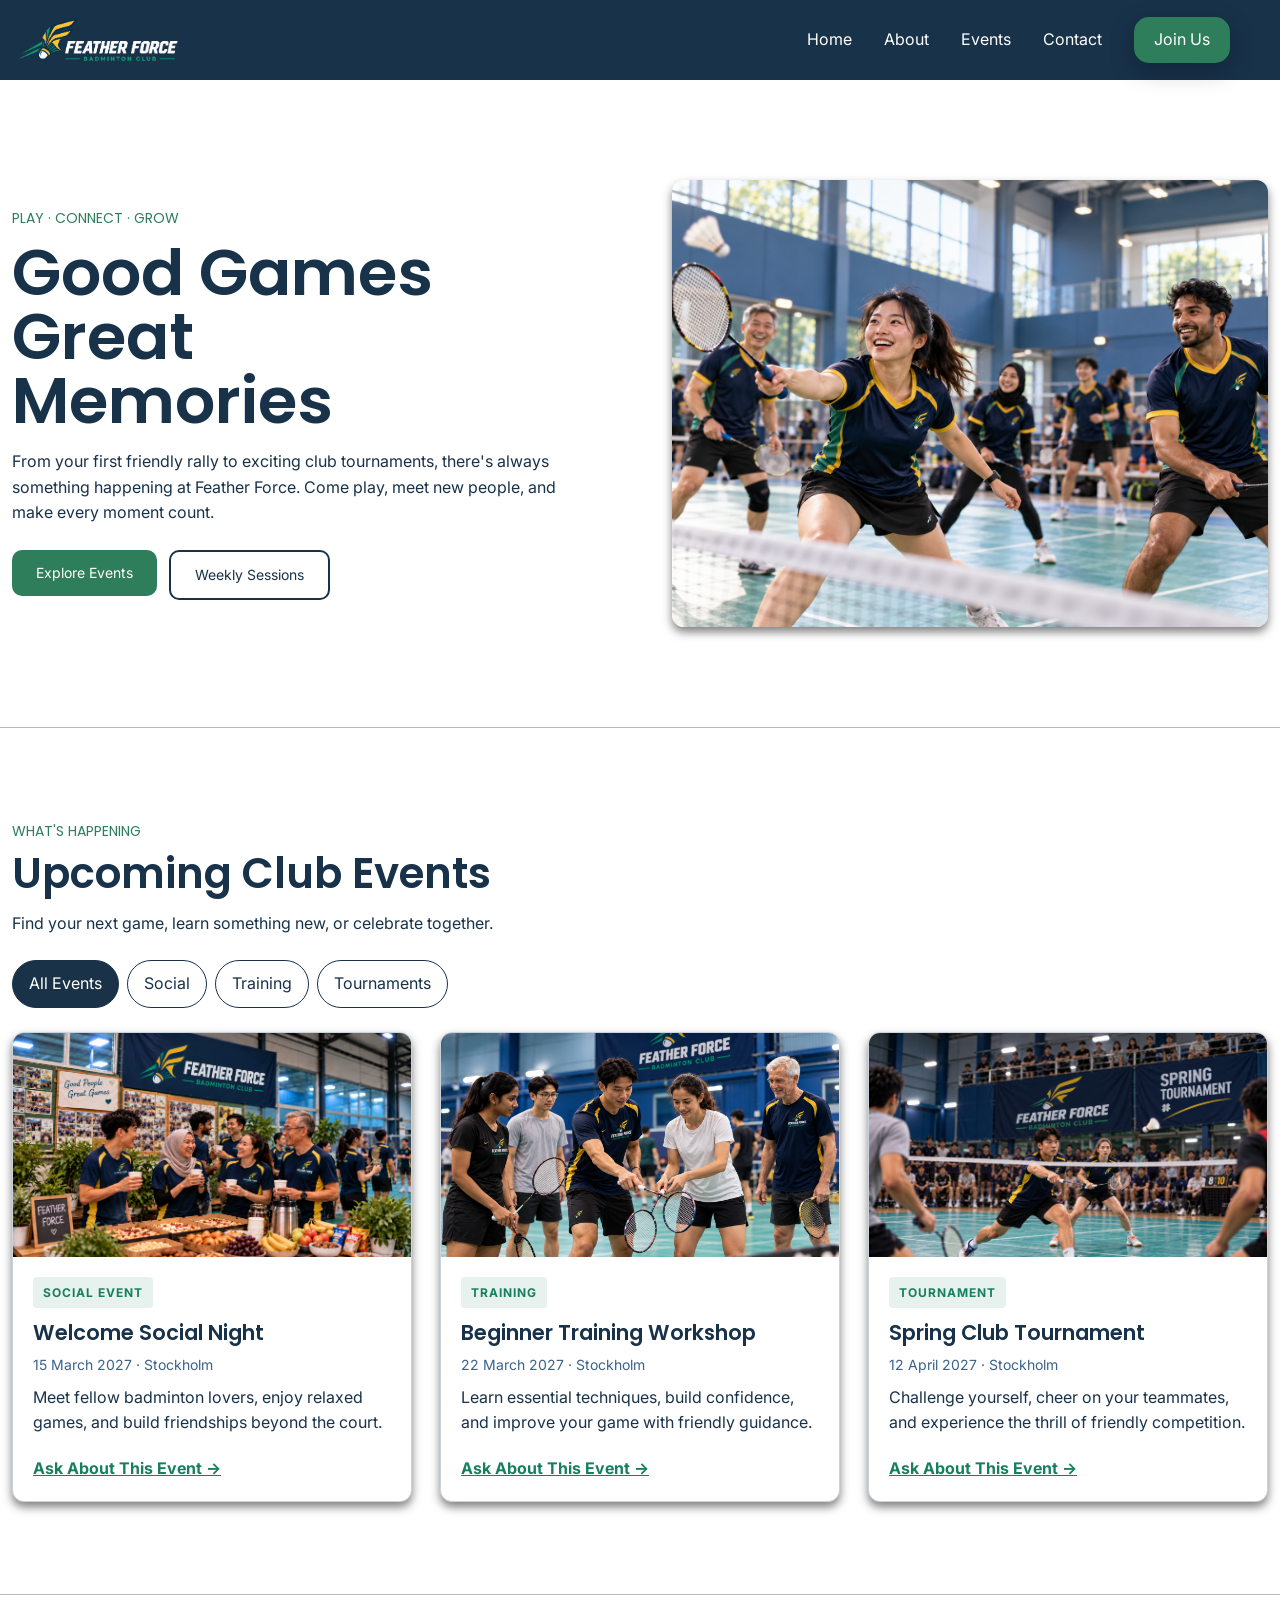
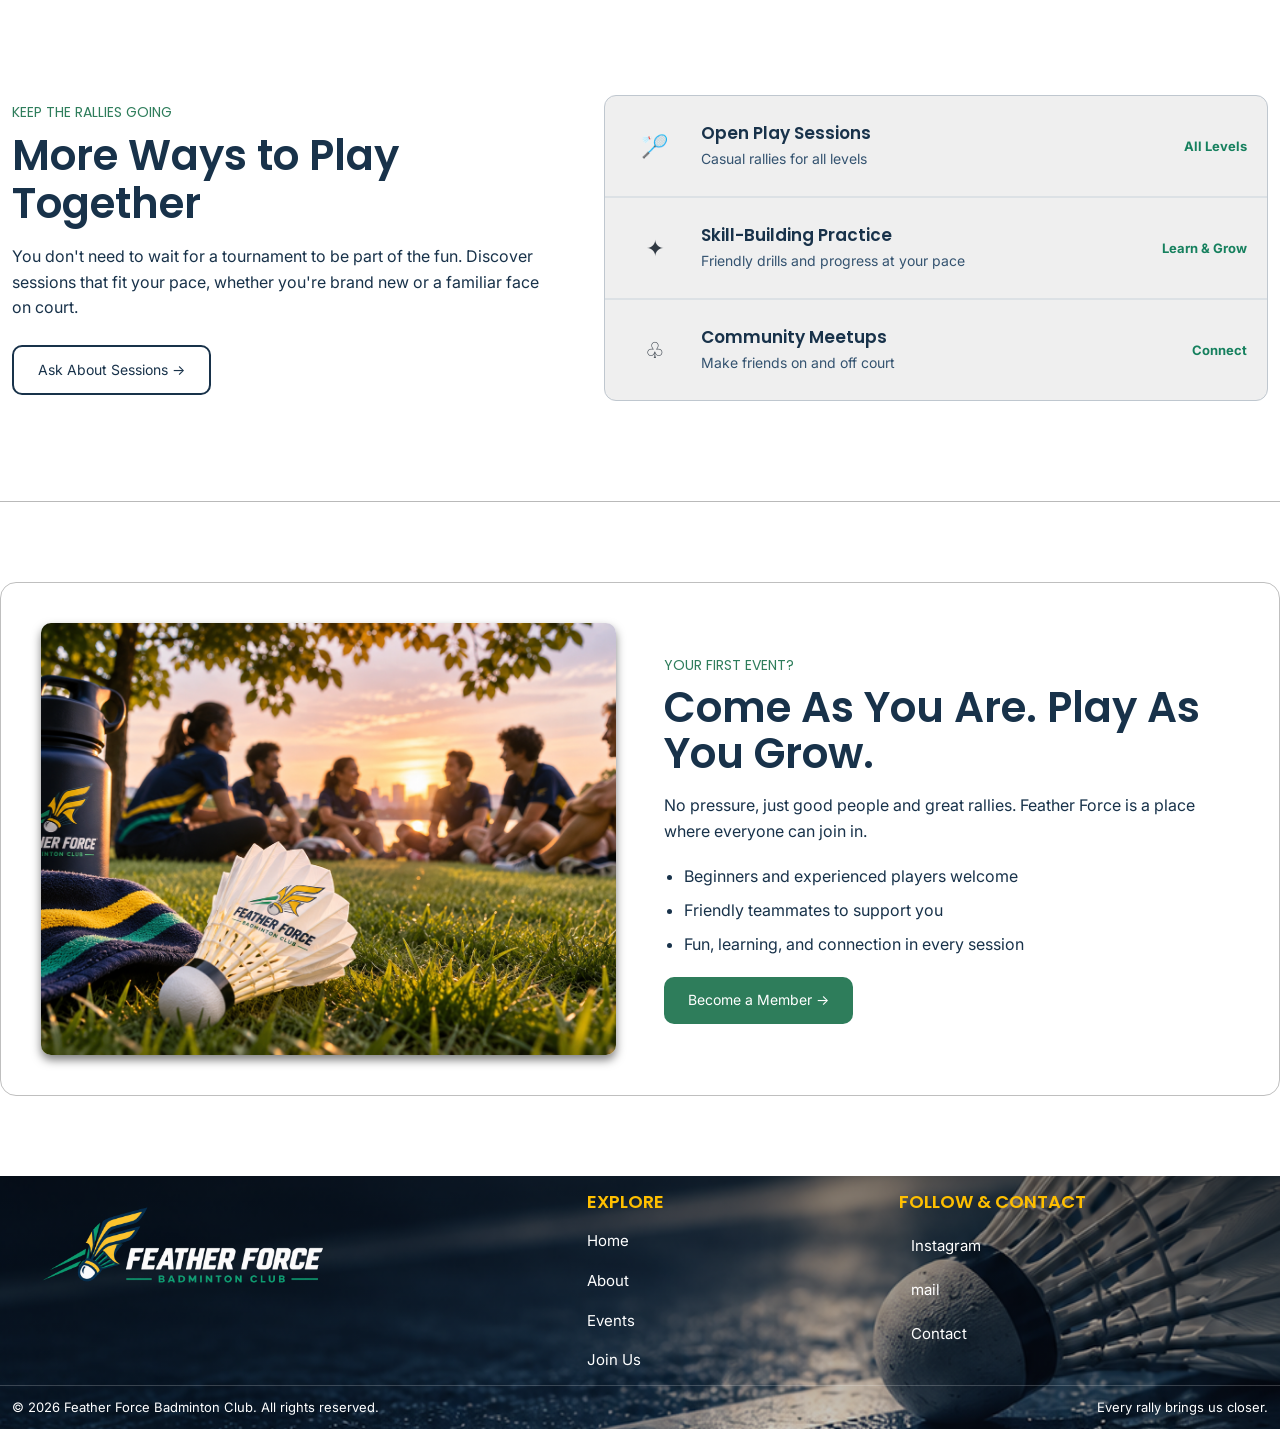
<file: html/events.html>
<!DOCTYPE html>
<html lang="en">
<head>
    <meta charset="UTF-8">
    <meta name="viewport" content="width=device-width, initial-scale=1.0">
    <title>Events | Feather Force Badminton Club</title>

    <!-- CSS Filer -->
     <link rel="stylesheet" href ="../css/main.css">
     <link rel="stylesheet" href ="../css/events.css">

    <!--  Javascript Filer -->
     <script src="../js/main.js" defer></script>
     <script src="../js/events.js" defer></script>


    <!-- Google Fonts -->
     <link rel="preconnect" href="https://fonts.googleapis.com">
     <link rel="preconnect" href="https://fonts.gstatic.com" crossorigin>
     <link href="https://fonts.googleapis.com/css2?family=Inter:wght@400&family=Poppins:wght@600&display=swap" rel="stylesheet">

</head>

<body>

    <!-- Sidhuvud med logotyp och navigation -->
    <header class ="site-header">

         <!-- Container för sidhuvudets layout och innehåll -->
        <div class ="header-container">

            <!-- Logotyp med länk till startsidan -->
            <a href="index.html" class ="logo">

                <!-- Feather Force-klubbens logotyp -->
                <img src ="../images/Feather-Force-logo.png"
                 alt ="Feather Force Badminton Club logo">
            </a>

            <!-- Hamburgermeny med tillgänglighetsanpassade attribut -->
            <button class = "menu-toggle"
                type ="button"  
                aria-label="Open menu"
                aria-expanded="false"
                aria-controls="primary-navigation">

                <!-- Hamburgermenyns tre streck -->
                <span class ="bar1"></span>     
                <span class = "bar2"></span>    
                <span class = "bar3"></span>    
            </button>

            <!-- Huvudnavigation för webbplatsens sidor -->
            <nav class="navbar" id="primary-navigation" aria-label="Main navigation">

                <!-- Lista med navigationslänkar -->
                <ul class="nav-list">
      
                    <li><a href="index.html">Home</a></li>
                    <li><a href="about.html">About</a></li>
                    <li><a href="events.html">Events</a></li>
                    <li><a href="contact.html">Contact</a></li>

                    <!-- Länk till kontaktsidan för medlemskap -->
                    <li><a href="contact.html" class="join-button">Join Us</a></li>
                </ul>
            </nav>
        </div>

    </header>






    <!-- Sidans huvudsakliga innehåll -->
    <main class ="events-page">

        <!--  Events hero sektionens -->
        <section class="events-hero" id="hero">

            <!-- Container för sidhuvudets layout och innehåll -->
            <div class="events-hero-layout content-container">

                <!-- Events hero: Textinnehåll -->
                <div class="events-hero-content">

                    <!--  TAG -->
                    <p class="tag">PLAY · CONNECT · GROW</p>

                    <!--  Events hero: Rubrik -->
                    <h1>Good Games Great Memories</h1>

                    <!--  Events hero: Beskrivning -->
                    <p> From your first friendly rally to exciting club tournaments, there's always something
                        happening at Feather Force. Come play, meet new people, and make every moment count.
                    </p>

                    <!-- Events hero: Knappar -->
                    <div class="hero-actions">

                        <a href="#upcoming-events" class="button button-primary">Explore Events </a>
                        <a href="#weekly-sessions" class="button button-secondary">Weekly Sessions</a>
                    </div>
                </div>

                 <!-- Events hero: Bilden -->
                    <img src="../images/upcoming-section-hero.png"
                    alt="Feather Force badminton club members enjoying a 
                    friendly doubles match on an indoor court">
            </div>
        </section>

        
        <!-- Upcoming Events-sektionen -->
        <section class="upcoming-events" id="upcoming-events">

            <!-- Container för Upcoming events-sektionens innehåll -->
            <div class="content-container">

                <!-- Upcoming events sektionens: Header -->
                <div class="events-heading">

                    <!--  TAG -->
                    <p class="tag">WHAT'S HAPPENING</p>

                    <!--  Upcoming events: Rubrik -->
                    <h2>Upcoming Club Events</h2>

                    <!-- Upcoming events: Beskrivning -->
                    <p>Find your next game, learn something new, or celebrate together.</p>
                </div>

                <!-- Knappar för filtrering av evenemang -->
                <div class="event-filters">
                    <button class="filter-button" type="button">All Events</button>
                    <button class="filter-button" type="button">Social</button>
                    <button class="filter-button" type="button">Training</button>
                    <button class="filter-button" type="button">Tournaments</button>
                </div>

                <!-- Rutnätslayout för evenemangskorten -->
                <div class="event-grid">

                    <!-- Kort 1: Welcome Social Night -->
                    <article class="event-card">

                        <!-- Kort 1: Bild -->
                        <img src="../images/event-card1.png"
                        class="event-card-image"
                        alt="Feather Force members enjoying a social badminton event">
                         

                        <!-- Evenemangskortets innehåll -->
                        <div class="event-card-content">
            
                            <!-- Kort 1: Evenemangskategori -->
                            <p class="event-type">SOCIAL EVENT</p>
            
                            <!-- Kort 1: Rubrik -->
                            <h3>Welcome Social Night</h3>
            
                            <!-- Kort 1: Datum och plats -->
                            <p class="event-meta">15 March 2027 · Stockholm </p>
            
                            <!-- Kort 1: Beskrivning -->
                            <p>Meet fellow badminton lovers, enjoy relaxed games, and build 
                                friendships beyond the court.
                            </p>
            
                            <!-- Kort 1: Länk till kontaktsidan -->
                            <a href="contact.html">Ask About This Event →</a>
          
                        </div>
                    </article>


                    <!-- Kort 2: Beginner Training Workshop -->
                    <article class="event-card">

                        <!-- Kort 2: Bil -->
                        <img src="../images/event-card2.png"
                        class="event-card-image"
                        alt="Beginner badminton players practicing with guidance from a coach">
                         

                        <!-- Evenemangskortets innehåll -->
                        <div class="event-card-content">
            
                            <!-- Kort 1: Evenemangskategori -->
                            <p class="event-type">TRAINING</p>
            
                            <!--  Kort 2: Rubrik -->
                            <h3>Beginner Training Workshop</h3>
            
                            <!-- Kort 2: Datum och plats -->
                            <p class="event-meta">22 March 2027 · Stockholm </p>
            
                            <!-- Kort 2: Beskrivning -->
                            <p>Learn essential techniques, build confidence, 
                                and improve your game with friendly guidance.
                            </p>
            
                            <!-- Kort 2: Länk till kontaktsidan -->
                            <a href="contact.html">Ask About This Event →</a>
          
                        </div>
                    </article>


                    <!-- Kort 3: Spring Club Tournament -->
                    <article class="event-card">

                        <!-- Kort 3: Bild -->
                        <img src="../images/event-card3.png"
                        class="event-card-image"
                        alt="Feather Force players competing in a spring club tournament">
                         

                        <!-- Evenemangskortets innehåll -->
                        <div class="event-card-content">
            
                            <!-- Kort 1: Evenemangskategori -->
                            <p class="event-type">TOURNAMENT</p>
            
                            <!--  Kort 3: Rubrik -->
                            <h3>Spring Club Tournament</h3>
            
                            <!-- Kort 3: Datum och plats -->
                            <p class="event-meta">12 April 2027 · Stockholm </p>
            
                            <!-- Kort 3: Beskrivning -->
                            <p>Challenge yourself, cheer on your teammates, 
                                and experience the thrill of friendly competition.
                            </p>
            
                            <!-- Kort 3: Länk till kontaktsidan -->
                            <a href="contact.html">Ask About This Event →</a>
                        </div>
                    </article>
                </div>
            </div>
        </section>


        <!-- Weekly Sessions-sektionen -->
        <section class="play-options" id="weekly-sessions">
    
             <!-- Sektionens layout och innehåll -->
            <div class="content-container sessions-layout">

                <!-- Sektionens textinnehåll -->
                <div class="sessions-content">
       
                    <!-- TAG -->
                    <p class="tag">KEEP THE RALLIES GOING</p>
       
                    <!-- Weekly sessions: Rubrik -->
                    <h2>More Ways to Play Together</h2>
       
                    <!--  Weekly sessions: beskrivning-->
                    <p>You don't need to wait for a tournament to be part of the fun. Discover sessions 
                        that fit your pace, whether you're brand new or a familiar face on court.
                    </p>

                    <!-- Länk till kontaktsidan -->
                    <a class="button button-secondary" href="contact.html"> Ask About Sessions → </a>
                </div>

        
                <!-- Lista över återkommande spelaktiviteter -->
                <ul class="session-list">
                    <!-- Aktivitet 1: Open Play Sessions -->
                    <li class="session-item">
                        <!-- Aktivitetens ikon -->
                        <span class="session-icon" aria-hidden="true">🏸</span>

                        <!-- Aktivitetens innehåll -->
                        <div>
                            <h3>Open Play Sessions</h3>
                            <p>Casual rallies for all levels</p>
                        </div>

                        <!--  Aktivitetens typ -->
                        <span class="session-label">All Levels</span>
                    </li>


                    <!-- Aktivitet 2: Skill-Building Practice -->
                    <li class="session-item">
                        <!-- Aktivitetens ikon -->
                        <span class="session-icon" aria-hidden="true">✦</span>

                        <!-- Aktivitetens innehåll -->
                        <div>
                            <h3>Skill-Building Practice</h3>
                            <p>Friendly drills and progress at your pace</p>
                        </div>

                        <!--  Aktivitetens typ -->
                        <span class="session-label">Learn & Grow</span>
                    </li>


                    <!-- Aktivitet 3: Community Meetups -->
                    <li class="session-item">
                        <!-- Aktivitetens ikon -->
                        <span class="session-icon" aria-hidden="true">♧</span>

                        <!-- Aktivitetens innehåll -->
                        <div>
                            <h3>Community Meetups </h3>
                            <p>Make friends on and off court</p>
                        </div>

                        <!--  Aktivitetens typ -->
                        <span class="session-label">Connect</span>
                    </li>
                </ul>
            </div>
        </section>


        <!-- CTA-sektionen -->
        <section class="cta-events" id="cta">

            <!-- Sektionens layout och innehåll -->
            <div class="cta-layout content-container">

                <!-- CTA sektionen: Bild -->
                <img src="../images/cta-events.png"
                class="cta-image"
                alt="Feather Force members welcoming players to a club event">

                <!-- Sektionens textinnehåll -->
                <div class="cta-content">
        
                    <!-- TAG -->
                    <p class="tag">YOUR FIRST EVENT?</p>

                    <!-- CTA sektionen: Rubrik -->
                    <h2>Come As You Are. Play As You Grow.</h2>

                    <!-- CTA sektionen: Beskrivning -->
                    <p>No pressure, just good people and great rallies. 
                        Feather Force is a place where everyone can join in.
                    </p>
        
                    <!-- Lista över fördelar med klubben -->
                    <ul>
                        <li>Beginners and experienced players welcome</li>
                        <li>Friendly teammates to support you</li>
                        <li>Fun, learning, and connection in every session</li>
                    </ul>
        
                    <!-- Länk till kontaktsidan -->
                    <a class="button button-primary" href="contact.html">Become a Member &rarr;</a>
                </div>
            </div>
        </section>
    </main>


    <!-- Sidfot med länkar och kontaktinformation -->
    <footer class="site-footer">

        <!-- Sidfotens huvudlayout -->
    <div class="footer-container content-container">

        <!-- Klubbens logotyp med länk till startsidan -->
        <a href="index.html" class="footer-logo">
            <img
                src="../images/Feather-Force-logo.png"
                alt="Feather Force Badminton Club logo"
            >
        </a>

        <!-- Navigationslänkar till webbplatsens sidor -->
        <nav class="footer-column" aria-label="Footer navigation">

            <!-- Rubrik för navigationslänkar -->
            <h2>EXPLORE</h2>

            <!-- Lista med sidlänkar -->
            <ul>
                <li><a href="index.html">Home</a></li>
                <li><a href="about.html">About</a></li>
                <li><a href="events.html">Events</a></li>
                <li><a href="contact.html">Join Us</a></li>
            </ul>

        </nav>

        <!-- Sociala medier och kontaktuppgifter -->
        <div class="footer-column">

            <!-- Rubrik för sociala medier och kontakt -->
            <h2>FOLLOW &amp; CONTACT</h2>

            <!-- Lista med sociala medier och kontaktlänkar -->
            <ul>

                <!-- Tillfällig länk tills klubben har ett Instagramkonto -->
                <li>
                    <a href="#">
                     <i class="fi fi-brands-instagram" aria-hidden="true"></i>
                      Instagram
                    </a>
                </li>

                <!-- Länk till klubbens e-postadress -->
                <li>
                   <a href="mailto:contact@featherforce.com">
                     <i class="fi fi-rr-envelope" aria-hidden="true"></i>
                     mail
                    </a>
                </li>

                <!-- Länk till kontaktsidan -->
                <li>
                    <a href="contact.html">
                     <i class="fi fi-sr-marker" aria-hidden="true"></i>
                     Contact
                    </a>
                </li>

            </ul>
        </div>

    </div>

    <!-- Sidfotens nedre del -->
    <div class="footer-bottom">

        <!-- Copyrightinformation och klubbens slogan -->
        <div class="footer-bottom-content content-container">

            <!-- Upphovsrättsinformation -->
            <small>
                &copy; 2026 Feather Force Badminton Club.
                All rights reserved.
            </small>

            <!-- Klubbens slogan -->
            <p>Every rally brings us closer.</p>

        </div>
    </div>

    </footer>
    
</body>
</html>
</file>
<file: css/main.css>
/* =========================
   1. GLOBAL RESET
========================= */

*{
    margin: 0;
    padding: 0;
    box-sizing: border-box;

}
/*=============================================================*


/* ==============================
  2. BODY & GRUNDLÄGGANDE TYPOGRAFI
================================= */

body{
    font-family: "Inter", sans-serif;
    font-weight: 400;
    line-height: 1.6;
    color: #18324A;
}

/* Gemensam typografi för alla rubriker */
h1, h2, h3, h4{
    font-family: "Poppins", sans-serif ;
    font-weight: 600;
}

/* Gemnsam typografi för alla tags */
.tag{
    font-family: "Poppins",sans-serif;
    color: #2E7D5B;
    font-size: 14px;
}
/*=============================================================*



/* ==============================
  3. GLOBAL CONTAINER
================================= */

/* Gemensam innehållscontainer */
.content-container{
    width: 100%;
    max-width: 1200px;
    margin-inline: auto;
    padding: 20px;
}
/*=============================================================*



/* ==============================
  4. BUTTONS
================================= */

/* Alla knappar */
.button {
    display: inline-block;
    padding: 12px 24px;
    background-color: #2E7D5B;
    color: white;
    font-family: "Inter", sans-serif;
    font-size: 14px;
    text-align: center;
    text-decoration: none;
    border-radius: 10px;
    cursor: pointer;
}

/* Sekundär knappar */
.button-secondary {
    border: 2px #18324A solid;
    background-color: transparent;
    color: #18324A;
}

/* Join button dold som standard för mobil */
.join-button {
    display: none;
}

/* Aktivt tillstånd för primära knappar */
.button-primary:active{
    background-color: #1B5E40;
    box-shadow: 0 8px 24px rgba(0, 0, 0, 0.5);
    color: white;
}

/* Aktivt tillstånd för sekundär knappar */
.button-secondary:active{
    background-color: rgba(255, 246, 246, 0.703);
    box-shadow: 0 8px 24px rgba(0, 0, 0, 0.5);
}
/*=============================================================*



/* =====================================
   5. HEADER, NAVIGATION - MOBILE FIRST
========================================*/

/* Sidhuvudets bakgrund och positionering */
.site-header {
    background-color: #18324A;
    position: relative;
}


/* Layout för logotyp och navigation */
.header-container {
    display: flex;
    justify-content: space-between;
    align-items: center;
    min-height: 80px;
}


/* Logo */
.logo img{
    display: block;
    width:200px;
    height: auto;
}


/* Hamburgermeny för mobil */
.menu-toggle{
    display: flex;
    flex-direction: column;
    justify-content: center;
    gap: 5px;

    padding: 8px;
    background: none;
    border: none;
    cursor: pointer;
}


/* Hamburgermenyns tre streck */
.menu-toggle span{
    width: 25px;
    height: 3px;
    border-radius: 2px;
    background-color: #ffffff;
}


/* Mobilnavigation, dold som standard */
.navbar{
    display: none;
}

/* Visa hamburgaremenys när menyn är öppen */ 
.navbar.is-open {
    display: block;
    position: absolute;
    top: 100%;
    left: 0;
    width: 100%;
    padding: 20px;
    background-color: #18324A;
    z-index: 10;
}

/* Layout för navigationslänkar */
.nav-list{
    display: flex;
    flex-direction: column;
    gap: 20px;
    list-style: none;
}


/* Navigationslänkarnas utseende */
.nav-list a{
    color: #ffffff;
    text-decoration: none;
}

.nav-list a:active{
    color: #d39f03;
    text-decoration: underline;
}
/*=============================================================*


/* =========================
   FOOTER - MOBILE FIRST
========================= */

/* Sidfotens bakgrundsbild, färgöverlägg och textfärg */
.site-footer {
    background-image:  
        linear-gradient(
            rgba(0, 0, 0, 0.5),
            rgba(0, 0, 0, 0.2)
        ),
     url("../images/footer-mobile.png");
    background-size: cover;
    background-position: 70% 80%;
    background-repeat: no-repeat;
    color:white;
}

/* Rutnätslayout för sidfotens huvudinnehåll */
.footer-container {
    display: grid;
    grid-template-columns: 1fr 1fr;
    gap: 28px 20px;
    padding-block: 32px;
}


/* Placering av logotypen över hela rutnätets bredd */
.footer-logo {
    grid-column: 1 / -1;
    justify-self: center;
}

/* Anpassning av sidfotens logotyp */
.footer-logo img {
    display: block;
    width: 220px;
    max-width: 100%;
    height: auto;
}

/* Rubriker för navigation och kontaktinformation */
.footer-column h2 {
    color: #FFBF00;
    font-size: 16px;
    margin-bottom: 8px;
}

/* Vertikal layout för sidfotens länklistor */
.footer-column ul {
    list-style: none;
    display: flex;
    flex-direction: column;
    gap: 12px;
}

/* Utseende för sidfotens länkar */
.footer-column a {
    color: white;
    text-decoration: none;
    font-size: 14px;
}

/* Placering av ikoner och text i kontaktlänkar */
.footer-column:last-child a {
    display: inline-flex;
    align-items: center;
    gap: 12px;
}

/* Storlek för SVG-ikoner i sidfoten */
.footer-column a svg {
    width: 22px;
    height: 22px;
    flex-shrink: 0;
}

/* Avgränsning mellan sidfotens huvuddel och nederdel */
.footer-bottom {
    border-top: 1px solid rgba(255, 255, 255, 0.2);
}

/* Layout för Copyright och slogan */
.footer-bottom-content {
    display: grid;
    grid-template-columns: 2fr 1fr;
    gap: 16px;
    padding-block: 12px;
}

/* Textstorlek och radavstånd i sidfotens nederdel */
.footer-bottom-content small,
.footer-bottom-content p {
    font-size: 12px;
    line-height: 1.5;
}

/* Visa text med färg och underlinje när man trycker på länkar */
.footer-column a:active {
    color: #d39f03;
    text-decoration: underline;
}
/*=============================================================*



* =========================
   TABLET – 768px
========================= */

@media(min-width:768px){

}
/*========================================================*/




/* =========================
   LAPTOP – 900px
========================= */

@media (min-width: 900px){


   /* =============================
    LAPTOP HEADER, NAVIGATION
   ================================*/

   /*. Sidhuvudet följer med vid scrolling */
   .site-header{
    position: sticky;
    top: 0;
    z-index: 1000;
   }


    /* Dölj hamburgermenyn på större skärmar */
    .menu-toggle{
        display: none;
    }

    /* Visa och anpassa navigationen för desktop */
    .navbar,.navbar.is-open{
        display: block;
        position: sticky;
        width: auto;
        padding: 0;
        margin-right: 50px;
       background-color: transparent;
    }

    /* Layout för navigationslänkar */
    .nav-list{
        flex-direction: row;
        align-items:  center;
        gap: 32px;
    }
   
    /* Hovereffekt för navigationslänkar, utom Join Us */
    .nav-list a:not(.join-button):hover {
    color: #d39f03;
    text-decoration: underline;
}

    /* Join button */
    .join-button {
    display: inline-block;
    padding: 10px 20px;
    background-color: #2E7D5B;
    color: white;
    border-radius: 15px;
    box-shadow: 0 8px 24px rgba(0, 0, 0, 0.25);
    }

    .join-button:hover{
     background-color: #1B5E40;
    }
    /*=============================================================*



   /* =============================
     LAPTOP - FOOTER
   ================================*/

    /* Rutnät layout för sidfotens huvudinnehåll */
    .footer-container {
        grid-template-columns: 2fr 1fr 1.4fr;
        align-items: start;
        gap: 48px;
        padding-block: 60px;
    }

    /* Logotypens placering */
    .footer-logo {
        grid-column: auto;
        justify-self: start;
    }

    /* Anpassning av logotypens storlek */
    .footer-logo img {
        width: 350px;
    }

    /* Sidfotens rubriker */
    .footer-column h2 {
        font-size: 18px;
        margin-bottom: 12px;
    }

    /* Länkarnas avstånd */
    .footer-column ul {
        gap: 14px;
    }

    /* Textstorlek för navigations- och kontaktlänkar */
    .footer-column a {
        font-size: 15px;
    }

    /* Hovereffekt för sidfotens länkar */
    .footer-column a:hover{
        color: #d39f03;
        text-decoration: underline;
    }

    /* Sidfotens nedre layout */
    .footer-bottom-content {
        display: flex;
        justify-content: space-between;
        align-items: center;
    }

    /* Copyright och slogan */
    .footer-bottom-content small,
    .footer-bottom-content p {
        font-size: 13px;
    }
    

}
/*==========================================================*/


/* =========================
   STÖRRE DESKTOP – 1200px
========================= */

@media(min-width:1200px){

}
/*==========================================================*/
</file>
<file: css/index.css>
/* =============================
   1. HERO - SEKTION - MOBILE FIRST
================================ */

/* Hero layout */
.hero-layout {
    display: grid;
    grid-template-columns: 1fr;
    gap: 32px;
    padding-block: 48px;
}

/* Hero text content */
.hero-content {
    display: flex;
    flex-direction: column;
    align-items: flex-start;
    gap: 20px;
}

/* Hero tag */
.hero-content .tag {
    color: #2E7D5B;
    font-size: 14px;
    font-weight: 600;
    letter-spacing: 1px;
}

/* Hero title */
.hero-content h1 {
    font-size: 36px;
    line-height: 1.2;
    color: #18324A;
    max-width: 15ch;
}

/* Hero beskrivning */
.hero-content > p:not(.tag) {
    font-size: 16px;
    line-height: 1.6;
    color: #18324A;
}

/* Hero knappar layout */
.hero-actions {
    display: flex;
    flex-direction: column;
    align-items: flex-start;
    gap: 16px;
    width: 100%;
}

/* Hero bild */
.hero-layout > img {
    display: block;
    width: 100%;
    height: auto;
    border-radius: 20px;
    object-fit: cover;
    box-shadow: 0 5px 10px rgba(0, 0, 0, 0.5);
}



/* =============================
   2. HOME ABOUT - MOBILE FIRST
================================ */
/* Mobile First */
.about-layout {
    display: grid;
    grid-template-columns: 1fr;
    gap: 32px;
    padding-block: 48px;
    border-bottom: 1px #B9B9B9 solid;
    border-top: 1px #B9B9B9 solid;

}

/* Textinnehåll */
.about-content {
    display: flex;
    flex-direction: column;
    align-items: flex-start;
    gap: 20px;
}

/* Tag */
.about-content .tag {
    color: #2E7D5B;
    font-size: 14px;
    font-weight: 600;
    letter-spacing: 1px;
}


/* Rubrik */
.about-content h2 {
    font-size: 32px;
    font-weight: 600;
    line-height: 1.2;
    color: #18324A;
    max-width: 330px;
}

/* Beskrivning */
.about-content > p:not(.tag) {
    color: #18324A;
    font-size: 16px;
    line-height: 1.6;
    max-width: 400px;
 
}

/* Kortlayout för mobil */
.about-cards {
    display: grid;
    grid-template-columns: 1fr;
    gap: 30px;
}

/* Informationskortens utseende */
.about-card {
    background-color: white;
    border-radius: 16px;
    overflow: hidden;
    box-shadow: 0 5px 10px rgba(0, 0, 0, 0.5);
}


/* Container för bild och ikon */
.about-card-media {
    position: relative;
}

/* Kortens bilder */
.about-card-image {
    display: block;
    width: 100%;
    height: 300px;
    object-fit: cover;
}

/* Ikonens placering och storlek */
.about-card-icon {
    position: absolute;
    bottom: -40px;
    left: 50%;
    transform: translateX(-50%);
    width: 80px;
    height: 80px;
}

/* Kortens textinnehåll */
.about-card-content {
    padding: 32px 20px 24px;
    text-align: center;
}


/* ==================================
   3. UPCOMING EVENTS - MOBILE FIRST
=====================================*/


/* Bakgrund, avstånd och border-line för sektionen */
.home-events {
    padding-block: 48px;
    border-bottom:1px #B9B9B9 solid;
}

/* Sektionens rubrik och länk */
.section-head {
    display: flex;
    flex-direction: space-between;
    align-items: flex-end;
    gap: 90px;
    margin-bottom: 24px;
}

/* Tag och h2 */
.section-title {
    display: flex;
    flex-direction: column;
    gap: 8px;
    min-width: 0;
}

/* Tag */
.section-title .tag {
    color: #2E7D5B;
    font-weight: 600;
    letter-spacing: 1px;
}

/* Rubrik */
.section-title h2 {
    font-size: 28px;
    line-height: 1.2;
}

/* Länk till Events-sidan */
.section-head > a {
    color: #2E7D5B;
    font-size: 14px;
    font-weight: 600;
    text-decoration: underline;
}

/* Kortlayout för mobil */
.events-grid {
    display: grid;
    grid-template-columns: minmax(0, 1fr);
    gap: 24px;
}

/* Evenemangskort */
.event-card {
    background-color: white;
    border-radius: 16px;
    overflow: hidden;
    box-shadow: 0 4px 12px rgba(0, 0, 0, 0.5);
}

/* Bild och datum */
.event-card-visual {
    position: relative;
}

/* Evenemangets bild */
.event-card-visual img {
    display: block;
    width: 100%;
    aspect-ratio: 3 / 2;
    object-fit: cover;
}

/* Datum ovanpå bilden */
.event-date {
    position: absolute;
    top: 0px;
    right: 8px;

    display: flex;
    flex-direction: column;
    align-items: center;

    background-color: #FFBF00;
    padding: 6px 10px;
    line-height: 1;
}

/* Datum siffror */
.event-day {
    font-size: 18px;
    font-weight: 700;
}

/* Datum månader */
.event-month {
    font-size: 10px;
    font-weight: 600;
}

/* Kortets textinnehåll */
.event-card-content {
    padding: 24px 20px;
}

/* Kortets rubrik */
.event-card-content h3 {
    color: #18324A;
    font-size: 20px;
    line-height: 1.3;
    margin-bottom: 12px;
}

/* Kortets beskrivning */
.event-card-content p {
    color: #18324A;
    font-size: 14px;
    line-height: 1.6;
    margin-bottom: 20px;
}

/* View Details */
.event-card-content a {
    color: #2E7D5B;
    font-size: 14px;
    font-weight: 600;
    text-decoration: underline;
}

/* Aktivt tillstånd för view details länkar */
.event-card-content a:active{
    color: #1B5E40;
    text-decoration: underline;
}

/* Visa View All på mobil */
.events-link {
    flex-shrink: 0;
    font-size: 14px;
    white-space: nowrap;
}

/* Dölj desktop-text på mobil */
.events-link .desktop-text {
    display: none;
}

/* Aktivt tillstånd för evenemangslänken */
.events-link:active {
    color: #1B5E40;
    text-decoration: underline;
}

/* ==================================
   4. CTA SEKTIONEN - MOBILE FIRST
=====================================*/

/* Avstånd runt CTA-sektionen */

.home-cta {
    padding-block: 48px;
}

/* CTA-sektionens layout och bakgrund */
.cta-layout {
    display: grid;
    grid-template-columns: minmax(0, 1fr);
    gap: 32px;

    background-color: #FFBF00;
    border-radius: 20px;
    padding: 32px 20px;
    width: calc(100% - 25px);
}

/* CTA-sektionens textlayout */
.cta-content {
    display: flex;
    flex-direction: column;
    align-items: flex-start;
    gap: 16px;
}

/* Tag */
.cta-content .tag {
    letter-spacing: 1px;
}

/* Sektionens huvudrubrik */
.cta-content h2 {
    color: #18324A;
    font-size: 32px;
    line-height: 1.2;
    max-width: 300px;
}

/* CTA-sektionens beskrivning */
.cta-content > p:not(.tag) {
    color: #18324A;
    font-size: 16px;
    line-height: 1.6;
    max-width: 35ch;
}

/* Dölj CTA-bilden på mobil */
.cta-layout > img {
  display: none;
}


/* =========================
   TABLET – 768px
========================= */

@media (min-width: 768px) {

    /* Layout kolummer för evenemangskorten */
    .events-grid {
        grid-template-columns: repeat(2, minmax(0, 1fr));
        gap: 24px;
    }

    /* Anpassad rubrikstorlek */
    .section-title h2 {
        font-size: 34px;
    }
}









/* =========================
   LAPTOP – 900px
========================= */

@media (min-width: 900px) {

    /* =========================
       HOME HERO
    ========================= */

    /* Kolummer layout för text och bild */
    .hero-layout {
        grid-template-columns: 1fr 1fr;
        align-items: center;
        gap: 32px;
        padding-block: 64px;
    }

    /* Responsiv huvudrubrik */
    .hero-content h1 {
        font-size: clamp(40px, 4vw, 56px);
        line-height: 1.1;
    }

    /* Knapplayout */
    .hero-actions {
        flex-direction: row;
        align-items: center;
        flex-wrap: wrap;
    }


    /* =========================
       HOME ABOUT
    ========================= */

    /* Layout för text och kort */
    .about-layout {
        grid-template-columns: minmax(0, 1fr);
        gap: 32px;
    }

    /* Kolummer layout för informationskorten */
    .about-cards {
        grid-template-columns: repeat(3, minmax(0, 1fr));
        gap: 20px;
    }

    /* About-bilder */
    .about-card-image {
        display: block;
        width: 100%;
        height: auto;
        aspect-ratio: 3 / 2;
        object-fit: cover;
    }

    /* About-sektionens rubrik */
    .about-content h2 {
        font-size: clamp(36px, 4vw, 46px);
        line-height: 1.1;
        max-width: 600px;
    }

    /* Informationskortens beskrivning */
    .about-card-content p {
        font-size: 14px;
        line-height: 1.5;
    }


    /* =========================
       UPCOMING EVENTS
    ========================= */

    /* Evenemangskortens layout */
    .event-card {
        display: flex;
        flex-direction: column;
    }

    /*  Textinnehållet */
    .event-card-content {
        display: flex;
        flex: 1;
        flex-direction: column;
        align-items: center;
        padding: 24px 20px;
    }

    /* Centrera rubrik och beskrivning */
    .event-card-content h3,
    .event-card-content p {
        text-align: center;
    }

    /* Placera detaljlänken längst ned till höger */
    .event-card-content a {
        align-self: flex-end;
        margin-top: auto;
    }

    /* Anpassad datumetikett */
    .event-date {
        padding: 6px 10px;
    }

    /* Datumets dag */
    .event-day {
        font-size: 18px;
    }

    /* Datumets månad*/
    .event-month {
        font-size: 11px;
    }


    /* =========================
       HOME CTA
    ========================= */

    /* Kolummer layout för text och bild */
    .cta-layout {
        grid-template-columns: minmax(0, 1fr) minmax(0, 1.2fr);
        align-items: center;
        gap: 24px;
        padding: 40px 32px;
    }

    /* Visa CTA-bilden på laptop */
    .cta-layout > img {
        display: block;
        width: 100%;
        height: auto;
        aspect-ratio: 16 / 9;
        object-fit: cover;
        border-radius: 20px;
    }

    /* Anpassad textplacering */
    .cta-content {
        padding-left: 0;
    }

    /* CTA-sektionens rubrik */
    .cta-content h2 {
        font-size: clamp(32px, 3.5vw, 42px);
        max-width: 430px;
    }


    
}




/* =========================
   DESKTOP – 1200px
========================= */

@media (min-width: 1200px) {

    /* =========================
       GLOBAL CONTAINER 
    ========================= */

    /* Begränsad innehållsbredd */
    .content-container {
        max-width: 2500px;
        padding-inline: 32px;
    }


    /* =========================
       HOME HERO
    ========================= */

    /* Anpassat avstånd mellan text och bild */
    .hero-layout {
        gap: 48px;
        padding-block: 80px;
    }

    /* Hero-sektionens rubrik */
    .hero-content h1 {
        font-size: 56px;
        max-width: 500px;
    }

    /* Hero-sektionens beskrivning */
    .hero-content > p:not(.tag) {
        font-size: 18px;
        line-height: 1.6;
        max-width: 50ch;
    }


    /* =========================
       HOME ABOUT
    ========================= */

    /* Anpassad rubrikstorlek */
    .about-content h2 {
        font-size: 46px;
    }

    /* About-sektionens beskrivning */
    .about-content > p:not(.tag) {
        font-size: 18px;
        line-height: 1.6;
        max-width: 60ch;
    }

    /* Informationskortens rubriker */
    .about-card-content h3 {
        font-size: 16px;
        line-height: 1.3;
    }


    /* =========================
       UPCOMING EVENTS
    ========================= */

    /* Kolummer layout för evenemangskorten */
    .events-grid {
        grid-template-columns: repeat(3, minmax(0, 1fr));
        gap: 30px;
    }

    /* Sektionens huvudrubrik */
    .section-title h2 {
        font-size: 46px;
        line-height: 1.2;
    }

    /* Evenemangskortens rubriker */
    .event-card-content h3 {
        font-size: 25px;
        line-height: 1.3;
    }

    /* Evenemangskortens beskrivningar */
    .event-card-content p {
        font-size: 16px;
        line-height: 1.6;
        max-width: 40ch;
    }

    /* Datumets storlek */
    .event-date {
        padding: 10px;
    }

    .event-day {
        font-size: 20px;
    }

    .event-month {
        font-size: 12px;
    }

    /* Placera evenemangslänken till höger */
    .events-link {
        margin-left: auto;
        white-space: nowrap;
    }

    /* Visa desktoptext och dölj mobiltext */
    .events-link .desktop-text {
        display: inline;
        font-size: 18px;
    }
    .events-link .mobile-text {
        display: none;
    }


    /* =========================
       HOME CTA
    ========================= */

    /* Anpassad CTA-layout */
    .cta-layout {
        grid-template-columns: minmax(0, 1fr) minmax(0, 1.3fr);
        gap: 32px;
        padding: 48px 40px;
    }

    /* CTA-bilden */
    .cta-layout > img {
        width: 100%;
        aspect-ratio: 16 / 9;
        object-fit: cover;
        border-radius: 24px;
        box-shadow: 0 15px 20px rgba(0, 0, 0, 0.25);
    }

    /* CTA-sektionens rubrik */
    .cta-content h2 {
        font-size: 42px;
        line-height: 1.2;
    }

    /* CTA-sektionens beskrivning */
    .cta-content > p:not(.tag) {
        font-size: 16px;
        line-height: 1.6;
        max-width: 400px;
    }
}
</file>
<file: css/about.css>
/* =======================================
   1. About Hero - SEKTION - MOBILE FIRST
========================================= */

/* Sektionens  avstånd */
.about-hero {
  padding: 56px 0;
  border-bottom:1px #B9B9B9 solid;

}

/* Enspaltig layout för Hero-sektionens innehåll */
.about-hero-layout {
  display: grid;
  grid-template-columns: 1fr;
  gap: 32px;
  align-items: center;
}

/* Etikettens typografi och avstånd */
.about-hero-content .tag {
  margin: 0 0 16px;
  font-size: 14px;
  letter-spacing: 2px;
}

/* Hero-sektionens huvudrubrik */
.about-hero-content h1 {
  max-width: 560px;
  margin: 0 0 20px;
  color: #18324A;
  font-size: 44px;
  line-height: 1.05;
  letter-spacing: -2px;
}

/* Hero-sektionens beskrivande text */
.about-hero-content > p:not(.tag) {
  max-width: 540px;
  margin: 0;
  color: #18324A;
  font-size: 17px;
  line-height: 1.7;
}

/* Layout och avstånd för Hero-knapparna */
.about-hero .hero-actions {
  display: flex;
  flex-direction: column;
  align-items: flex-start;
  gap: 12px;
  margin-top: 24px;
}

/* Hero-bildens storlek och utseende */
.about-hero-layout > img {
  display: block;
  width: 100%;
  aspect-ratio: 3 / 2;
  object-fit: cover;
  object-position: center;
  border-radius: 10px;
  box-shadow: 0 5px 10px rgba(0, 0, 0, 0.5);
}

/* =======================================
   2. OUR STORY - SEKTION - MOBILE FIRST
========================================= */

/* Sektionens avstånd */
.about-story {
    padding: 56px 0;
    border-bottom:1px #B9B9B9 solid;
}

/* Enspaltig layout för Story-sektionens innehåll */
.story-layout {
    display: grid;
    grid-template-columns: 1fr;
    gap: 32px;
    align-items: center;
}

/* Story-bildens storlek och utseende */
.story-layout > img {
    display: block;
    width: 100%;
    aspect-ratio: 3 / 2;
    object-fit: cover;
    object-position: center;
    border-radius: 10px;
    box-shadow: 0 5px 10px rgba(0, 0, 0, 0.5);
}

/* Etikettens typografi och avstånd */
.story-content .tag {
    margin-bottom: 10px;
    letter-spacing: 2px;
}

/* Story-sektionens huvudrubrik */
.story-content h2 {
    max-width: 560px;
    margin-bottom: 18px;
    font-size: 34px;
    line-height: 1.12;
    letter-spacing: -1px;
}

/* Story-sektionens beskrivande text */
.story-content > p:not(.tag) {
    max-width: 560px;
    margin-bottom: 16px;
    font-size: 16px;
    line-height: 1.6;
}

/* Avstånd ovanför Story-sektionens knapp */
.story-content .button {
    margin-top: 4px;
}


/* =============================================
   3. CLUB VALUES - SEKTION - MOBILE FIRST
============================================= */

/* Sektionens bakgrund och vertikala avstånd */
.club-values {
    padding: 56px 0;
    background-color: #f5f6f8;
    border-bottom:1px #B9B9B9 solid;

}

/* Centrering och avstånd för sektionens introduktion */
.values-heading {
    margin: 0 auto 36px;
    text-align: center;
}

/* Etikettens typografi och avstånd */
.values-heading .tag {
    margin-bottom: 10px;
    font-weight: 700;
    letter-spacing: 2px;
}

/* Sektionens huvudrubrik */
.values-heading h2 {
    margin-bottom: 12px;
    font-size: 34px;
    line-height: 1.15;
}

/* Sektionens beskrivande text */
.values-heading > p:not(.tag) {
    font-size: 16px;
}

/* Enspaltig layout för värderingskorten på mobil */
.values-grid {
    display: grid;
    grid-template-columns: 1fr;
    gap: 20px;
}

/* Värderingskortets bakgrund, ram och inre avstånd */
.value-card {
    padding: 26px;
    border: 1px solid #c3ccd6;
    background-color: #ffffff;
    border-radius: 10px;
    box-shadow: 0 5px 10px rgba(0, 0, 0, 0.5);

}

/* Värderingskortets ikon */
.value-card img {
    display: block;
    width: 58px;
    height: 58px;
    margin-bottom: 18px;
    object-fit: contain;
}

/* Värderingskortets rubrik */
.value-card h3 {
    margin-bottom: 8px;
    font-size: 20px;
}

/* Värderingskortets beskrivande text */
.value-card p {
    font-size: 15px;
    line-height: 1.5;
}


/* =============================================
   4. OUR COMMUNITY - SEKTION - MOBILE FIRST
============================================= */

/* Sektionens bakgrund och avstånd */
.about-community {
    padding: 56px 0;
    border-bottom: 1px #B9B9B9 solid;
}

/* Centrering och avstånd för sektionens introduktion */
.community-heading {
    margin: 0 auto 32px;
    text-align: center;
}

/* Etikettens typografi och avstånd */
.community-heading .tag {
    margin-bottom: 10px;
    font-weight: 700;
    letter-spacing: 2px;
}

/* Sektionens huvudrubrik */
.community-heading h2 {
    margin-bottom: 12px;
    font-size: 34px;
    line-height: 1.15;
}

/* Sektionens beskrivande text */
.community-heading > p:not(.tag) {
    font-size: 16px;
}

/* Tvåspaltig layout för gemenskapskorten på mobil */
.community-grid {
    display: grid;
    grid-template-columns: repeat(2, minmax(0, 1fr));
    gap: 24px 8px;
}

/* Gemenskapskortets bild */
.community-card img {
    display: block;
    width: 100%;
    aspect-ratio: 3 /2;
    margin-bottom: 8px;
    object-fit: cover;
    border-radius: 10px;
}

/* Gemenskapskortets rubrik */
.community-card h3 {
    margin-bottom: 4px;
    font-size: 18px;
}

/* Gemenskapskortets beskrivande text */
.community-card p {
    font-size: 14px;
}



/* =============================================
   5. ABOUT CTA - SEKTION - MOBILE FIRST
============================================= */

/* Sektionens bakgrund, avstånd och textcentrering */

.about-cta {
  padding: 64px 0;
  text-align: center;
}
/* Maximal bredd för CTA-sektionens innehåll */
.about-cta .cta-content {
  width: 100%;
  max-width: 1000px;
  margin: 40px, auto;
  padding: 52px 32px;
  border-radius: 15px;
  background-color: #ffbf00;
}

/* Etikettens typografi och avstånd */
.about-cta .tag {
    margin-bottom: 10px;
    letter-spacing: 2px;
}

/* CTA-sektionens huvudrubrik */
.about-cta h2 {
    margin-bottom: 14px;
    font-size: 34px;
    line-height: 1.15;
}

/* CTA-sektionens beskrivande text */
.about-cta .cta-content > p:not(.tag) {
    max-width: 600px;
    margin: 0 auto 20px;
    font-size: 16px;
}



/* =========================
   TABLET – 768px
========================= */

@media (min-width: 768px) {

   /* Begränsar CTA-sektionens bredd och centrerar den på sidan */
  .about-cta {
     max-width: 720px;
     margin: 40px auto;
     border-radius: 15px;}

  /* Ger Hero-sektionen mer vertikalt utrymme */
  .about-hero {
    padding: 72px 0;
  }

  /* Placerar Hero-texten och bilden i två kolumner */
  .about-hero-layout {
     grid-template-columns: 1fr 1fr;
     gap: 36px;
  }

  /* Ökar rubrikens storlek på surfplattor */
  .about-hero-content h1 {
     font-size: 50px;
  }

  /* Placerar Hero-knapparna bredvid varandra */
  .about-hero .hero-actions {
     flex-direction: row;
     flex-wrap: wrap;
  }

  /* Ger Story-sektionen mer vertikalt utrymme */
  .about-story {
     padding: 72px 0;
  }

  /* Placerar Story-bilden och texten i två kolumner */
  .story-layout {
     grid-template-columns: 1fr 1fr;
     gap: 36px;
  }

  /* Ökar Story-rubrikens storlek */
  .story-content h2 {
     font-size: 38px;
  }

  /* Ger värderingssektionen mer vertikalt utrymme */
  .club-values {
     padding: 72px 0;
  }

  /* Visar värderingskorten i två kolumner */
  .values-grid {
     grid-template-columns: repeat(2, minmax(0, 1fr));
  }

  /* Ökar rubrikens storlek ovanför värderingskorten */
  .values-heading h2 {
     font-size: 36px;
  }

  /* Ger Community-sektionen mer vertikalt utrymme */
  .about-community {
     padding: 72px 0;
  }

  /* Behåller två kolumner för community-korten */
  .community-grid {
     grid-template-columns: repeat(2, minmax(0, 1fr));
  }

  /* Ökar rubrikens storlek ovanför community-korten */
  .community-heading h2 {
     font-size: 36px;
  }

  /* Ger CTA-sektionen mer vertikalt utrymme */
  .about-cta {
     padding: 72px 0;
  }

  /* Ökar CTA-rubrikens storlek */
  .about-cta h2 {
     font-size: 38px;
  }
}


/* =========================
   LAPTOP – 900px
========================= */

@media (min-width: 900px) {

  /* Begränsar CTA-sektionens bredd och centrerar den på sidan */
  .about-cta {
      max-width: 950px;
     margin: 40px auto;
     border-radius: 15px;}

  /* Ökar avståndet mellan Hero-texten och bilden */
  .about-hero-layout {
     gap: 48px;
  }

  /* Ökar Hero-rubrikens storlek */
  .about-hero-content h1 {
     font-size: 56px;
  }

  /* Ökar avståndet mellan Story-bilden och texten */
  .story-layout {
     gap: 48px;
  }

  /* Visar värderingskorten i tre kolumner */
  .values-grid {
     grid-template-columns: repeat(3, minmax(0, 1fr));
     gap: 20px;
  }

  /* Ger värderingskorten mer inre utrymme */
  .value-card {
     padding: 28px;
  }

  /* Visar community-korten i fyra kolumner */
  .community-grid {
     grid-template-columns: repeat(4, minmax(0, 1fr));
     gap: 20px;
  }

  /* Ger Community-bilderna lite mer avstånd till rubrikerna */
  .community-card img {
     margin-bottom: 10px;
  }
}


/* =========================
   DESKTOP – 1200px
========================= */

@media (min-width: 1200px) {

   /* Begränsar CTA-sektionens bredd och centrerar den på sidan */
  .about-cta {
     max-width: 1200px;
     margin: 20px auto;
     border-radius: 15px;}
  

  /* Anger innehållsbehållarens maximala bredd och inre avstånd */
  .content-container {
     max-width: 2500px;
     padding: 12px;
  }

  /* Ökar Hero-sektionens vertikala utrymme */
  .about-hero {
     padding: 88px 0;
  }

  /* Ökar avståndet mellan Hero-texten och bilden */
  .about-hero-layout {
     gap: 64px;
  }

  /* Visar Hero-rubriken i större storlek */
  .about-hero-content h1 {
     font-size: 60px;
  }


  /* Ökar Story-sektionens vertikala utrymme */
  .about-story {
     padding: 88px 0;
  }

  /* Ökar avståndet mellan Story-bilden och texten */
  .story-layout {
     gap: 64px;
  }

  /* Visar Story-rubriken i större storlek */
  .story-content h2 {
     font-size: 42px;
  }

  /* Ökar värderingssektionens vertikala utrymme */
  .club-values {
     padding: 88px 0;
  }

  /* Visar värderingsrubriken i större storlek */
  .values-heading h2 {
     font-size: 40px;
  }

  /* Ökar Community-sektionens vertikala utrymme */
  .about-community {
     padding: 88px 0;
  }

  /* Visar Community-rubriken i större storlek */
  .community-heading h2 {
     font-size: 40px;
  }

  /* Ökar CTA-sektionens vertikala utrymme */
  .about-cta {
     padding: 88px 0;
  }

  /* Visar CTA-rubriken i större storlek */
  .about-cta h2 {
     font-size: 42px;
  }


}
</file>
<file: css/contacts.css>
/* =============================================
   1. CONTACT HERO - SEKTION - MOBILE FIRST
============================================= */

/* Sektionens avstånd */
.contact-hero {
    padding: 32px 0;
    border-bottom: 1px #B9B9B9 solid;
}

/* Enspaltig layout för Hero-sektionens innehåll */
.contact-hero-layout {
    display: grid;
    grid-template-columns: 1fr;
    gap: 20px;
    align-items: center;
}

/* Etikettens typografi och avstånd */
.contact-hero-content .tag {
    margin-bottom: 10px;
    letter-spacing: 2px;
}

/* Hero-sektionens huvudrubrik */
.contact-hero-content h1 {
    max-width: 480px;
    margin-bottom: 12px;
    font-size: 34px;
    line-height: 1.05;
    letter-spacing: -1px;
}

/* Hero-sektionens beskrivande text */
.contact-hero-content > p:not(.tag) {
    max-width: 540px;
    margin-bottom: 0;
    font-size: 15px;
    line-height: 1.5;
}

/* Tvåspaltig layout för Hero-knapparna på mobil */
.contact-hero .hero-actions {
    display: grid;
    grid-template-columns: 1fr 1fr;
    gap: 8px;
    margin-top: 18px;
}

/* Knapparnas storlek, placering och typografi */
.contact-hero .hero-actions .button {
    display: flex;
    min-height: 44px;
    align-items: center;
    justify-content: center;
    padding: 9px 8px;
    line-height: 1.3;
    text-align: center;
}

/* Hero-bildens storlek och utseende */
.contact-hero-layout > img {
    display: block;
    width: 100%;
    aspect-ratio: 4 / 3;
    object-fit: cover;
    object-position: center;
    border-radius: 8px;
    box-shadow: 0 5px 10px rgba(0, 0, 0, 0.5);
}



/* =============================================
   2. CONTACT & MEMBERSHIP - SEKTION - MOBILE FIRST
============================================= */

/* Sektionens bakgrund och avstånd */
.contact-section {
    padding: 40px 0;
}

/* Centrering och avstånd för sektionens introduktion */
.contact-heading {
    margin: 0 auto 24px;
    text-align: center;
}

/* Etiketternas gemensamma typografi och avstånd */
.contact-heading .tag,
.contact-info .tag,
.contact-form-card > .tag {
    margin-bottom: 8px;
    letter-spacing: 1.5px;
}

/* Sektionens huvudrubrik */
.contact-heading h2 {
    margin-bottom: 8px;
    font-size: 26px;
    line-height: 1.2;
}

/* Sektionens introducerande text */
.contact-heading > p:not(.tag) {
    max-width: 420px;
    margin: 0 auto;
    font-size: 14px;
}

/* Enspaltig layout för kontaktinformation och formulär */
.contact-layout {
    display: grid;
    grid-template-columns: 1fr;
    gap: 16px;
    align-items: start;
}

/* Gemensamt utseende för informations- och formulärkort */
.contact-info,
.contact-form-card {
    padding: 16px;
    border: 1px solid #babfc4;
    border-radius: 12px;
    box-shadow: 0 2px 5px rgb(24 50 74 / 8%);
}

/* Kortens rubriker */
.contact-info h3,
.contact-form-card h3 {
    margin-bottom: 8px;
    font-size: 21px;
    line-height: 1.2;
}

/* Kortens beskrivande text */
.contact-info > p:not(.tag),
.contact-form-card > p:not(.tag) {
    margin-bottom: 14px;
    font-size: 13px;
    line-height: 1.5;
}

/* ===============================================
   3. CONTACT INFORMATION - Sektion  MOBILE FIRST
=============================================== */

/* Lista över klubbens kontaktämnen */
.contact-info-list {
    display: grid;
    margin: 0;
    padding: 0;
    list-style: none;
}

/* Layout och avstånd för varje kontaktämne */
.contact-info-item {
    display: grid;
    grid-template-columns: 32px minmax(0, 1fr);
    gap: 10px;
    align-items: start;
    padding: 12px 0;
}

/* Avskiljande linje mellan kontaktämnen */
.contact-info-item + .contact-info-item {
    border-top: 1px solid #babfc4;
}

/* Kontaktikonens storlek och utseende */
.contact-info-icon {
    display: grid;
    width: 32px;
    height: 32px;
    place-items: center;
    border-radius: 8px;
    background-color: #edf3f1;
    color: #2e7d5b;
}

/* Kontaktämnets rubrik */
.contact-info-item h4 {
    margin-bottom: 3px;
    font-size: 13px;
}

/* Kontaktämnets beskrivande text */
.contact-info-item p {
    margin: 0;
    font-size: 11px;
    line-height: 1.45;
}

/* Information om kommande kontaktuppgifter */
.contact-info .contact-note {
    margin: 12px 0 0;
    font-size: 11px;
}

/* =============================================
   3. VAL AV FÖRFRÅGNINGSTYP - MObILE FIRST
============================================= */

/* Tvåspaltig layout för formuläralternativen */
.form-options {
    display: grid;
    grid-template-columns: 1fr 1fr;
    gap: 8px;
    margin: 14px 0;
}

/* Knapparnas grundutseende */
.form-option {
    min-height: 40px;
    padding: 8px;
    border: 1px solid #babfc4;
    border-radius: 6px;
    background-color: #f5f7f8;
    color: #18324a;
    font-size: 12px;
    font-weight: 700;
    cursor: pointer;
}

/* Aktivt tillstånd för valt formuläralternativ */
.form-option.is-active {
    border-color: #18324a;
    background-color: #18324a;
    color: #ffffff;
}

/* =============================================
   4. KONTAKTFORMULÄR - MOBILE FIRST
============================================= */

/* Enspaltig layout för formulärets fält */
.contact-form {
    display: grid;
    grid-template-columns: 1fr;
    gap: 10px;
}

/* Layout och avstånd för varje formulärfält */
.form-field {
    display: grid;
    gap: 5px;
}

/* Formulärfältens etiketter */
.form-field label {
    color: #18324a;
    font-size: 11px;
    font-weight: 700;
}

/* Gemensamt utseende för formulärfält */
.form-field input,
.form-field select,
.form-field textarea {
    width: 100%;
    min-height: 36px;
    padding: 8px 10px;
    border: 1px solid #babfc4;
    border-radius: 5px;
    color: #18324a;
    font-size: 12px;
}

/* Meddelandefältets höjd och storleksändring */
.form-field textarea {
    min-height: 96px;
}

/* Platshållartextens färg */
.form-field input::placeholder,
.form-field textarea::placeholder {
    color: #18324a;
}

/* Layout för samtyckesrutan och tillhörande text */
.consent-field {
    display: grid;
    grid-template-columns: 14px minmax(0, 1fr);
    gap: 6px;
    align-items: start;
}

/* Samtyckesrutans storlek och färg */
.consent-field input {
    width: 14px;
    min-height: 14px;
    margin: 1px 0 0;
    accent-color: #2e7d5b;
}

/* Typografi för samtyckestexten */
.consent-field label {
    color: #18324a;
    font-size: 10px;
    font-weight: 400;
    line-height: 1.4;
}

/* =============================================
   5. FORMULÄRETS SKICKA-KNAPP - MOBILE FIRST
============================================= */

/* Layout för formulärets avslutande innehåll */
.form-submit {
    display: grid;
    gap: 10px;
}

/* Informationstext vid formulärets skickaknapp */
.form-submit p {
    margin: 0;
    color: #18324a;
    font-size: 10px;
}

/* Skickaknappens storlek och utseende */
.form-submit .button {
    width: 100%;
    padding: 10px 14px;
    border: 0;
    border-radius: 5px;
    font-weight: 700;
}


/* =============================================
   6. JOINING STEPS - MOBILE FIRST
============================================= */

/* Sektionens bakgrund och avstånd */
.joining-steps {
  padding: 56px 0;
  border-bottom:1px #B9B9B9 solid;
}

/* Rubrikens placering och avstånd till korten */
.steps-heading {
  margin: 0 auto 28px;
  text-align: center;
}

/* Etikettens bokstavsavstånd */
.steps-heading .tag {
  margin-bottom: 10px;
  letter-spacing: 2px;
}

/* Huvudrubrikens storlek och avstånd */
.steps-heading h2 {
  margin-bottom: 10px;
  font-size: 30px;
  line-height: 1.15;
}

/* Introduktionstextens  storlek */
.steps-heading > p:not(.tag) {
  font-size: 15px;
}

/* Ett kort per rad på mobil */
.steps-grid {
  display: grid;
  grid-template-columns: 1fr;
  gap: 16px;
}

/* Stegkortets utseende och inre avstånd */
.step-card {
  padding: 22px;
  border: 1px solid #babfc4;
  border-radius: 12px;
  background-color: #ffffff;
}

/* Stegets nummer och etikett */
.step-label {
  margin-bottom: 6px;
  color: #2e7d5b;
  font-size: 12px;
  font-weight: 700;
  letter-spacing: 1.5px;
}

/* Stegkortets rubrik */
.step-card h3 {
  margin-bottom: 8px;
  font-size: 18px;
  line-height: 1.3;
}

/* Stegkortets beskrivning */
.step-card > p:not(.step-label) {
  font-size: 14px;
  line-height: 1.5;
}


/* =============================================
   7. CONTACT FAQ - MOBILE FIRST
============================================= */

/* Sektionens bakgrund och avstånd */
.contact-faq {
  padding: 56px 0;
}

/* Layoutför rutnät */
.faq-layout {
  display: grid;
  grid-template-columns: 1fr;
  gap: 28px;
  align-items: start;
}

/* FAQ-rubrikens placering */
.faq-intro .tag {
  margin-bottom: 10px;
  font-weight: 700;
  letter-spacing: 2px;
}

/* FAQ-sektionens huvudrubrik */
.faq-intro h2 {
  max-width: 380px;
  margin-bottom: 14px;
  font-size: 36px;
  line-height: 1.1;
}

/* Kort introduktion under rubriken */
.faq-intro > p:not(.tag) {
  font-size: 16px;
}

/* Lista med vanliga frågor */
.faq-list {
  display: grid;
}

/* Avgränsning mellan FAQ-frågorna */
.faq-item {
  padding: 16px 0;
  border-bottom: 1px solid #babfc4;
}

/* Frågerubriken tar bort standardmarginalen */
.faq-item h3 {
  margin: 0;
}

/* Frågeknappen fyller hela radens bredd */
.faq-question {
  display: flex;
  width: 100%;
  align-items: flex-start;
  gap: 8px;
  padding: 0;
  border: 0;
  background: transparent;
  color: #18324a;
  font-family: "Inter", sans-serif;
  font-size: 15px;
  font-weight: 700;
  line-height: 1.4;
  text-align: left;
  cursor: pointer;
}

/* Liten pil före frågan */
.faq-question::before {
  content: "▾";
  flex: 0 0 auto;
  font-size: 14px;
}

/* Pilens utseende när frågan är stängd */
.faq-question[aria-expanded="false"]::before {
  content: "▸";
}

/* Svarstextens avstånd och färg */
.faq-answer {
  padding: 12px 0 0 22px;
}

/* Svarstextens typografi */
.faq-answer p {
  margin: 0;
  font-size: 14px;
  line-height: 1.55;
}

/* Dolt svar visas inte */
.faq-answer[hidden] {
  display: none;
}


/* Röd kant för ogiltiga fält */
.form-field .is-invalid {
    border: 2px solid #dc2626;
    background-color: #fff5f5;
}

/* Röd text för felmeddelanden */
.error-message {
    color: #dc2626;
    font-size: 12px;
}

/* Röd text för ogiltigt samtycke */
.consent-group:has(.is-invalid) {
    color: #dc2626;
}


/* =========================
   TABLET – 768px
========================= */

@media (min-width: 768px) {

  /* Ökar det vertikala avståndet i Hero-sektionen */
  .contact-hero {
     padding: 64px 0;
  }

  /* Placerar text och bild i två kolumner */
  .contact-hero-layout {
     grid-template-columns: 1fr 1fr;
     gap: 36px;
  }

  /* Ökar Hero-rubrikens storlek */
  .contact-hero-content h1 {
     font-size: 46px;
  }

  /* Placerar knapparna bredvid varandra */
  .contact-hero .hero-actions {
     display: flex;
     flex-wrap: wrap;
     gap: 10px;
  }

  /* Justerar knapparnas bredd och inre avstånd */
  .contact-hero .hero-actions .button {
     width: auto;
     padding: 12px 16px;
  }

  /* Ökar det vertikala avståndet i kontaktsektionen */
  .contact-section {
     padding: 64px 0;
  }

  /* Ökar rubrikens storlek */
  .contact-heading h2 {
     font-size: 32px;
  }

  /* Placerar kontaktinformationen och formuläret i två kolumner */
  .contact-layout {
     grid-template-columns: 0.9fr 1.1fr;
     gap: 20px;
  }

  /* Ökar det inre avståndet i informationskortet */
  .contact-info {
    padding: 20px;
  }

  /* Ökar det inre avståndet i formulärkortet */
  .contact-form-card {
    padding: 20px;
  }

  /* Placerar formulärfälten i två kolumner */
  .contact-form {
    grid-template-columns: 1fr 1fr;
    gap: 12px;
  }

  /* Låter meddelandefältet sträcka sig över hela formulärets bredd */
  .form-field-full {
     grid-column: 1 / -1;
  }

  /* Låter samtyckesfältet sträcka sig över hela formulärets bredd */
  .consent-field {
     grid-column: 1 / -1;
  }

  /* Låter skicka-knappen sträcka sig över hela formulärets bredd */
  .form-submit {
     grid-column: 1 / -1;
  }

  /* Ökar det vertikala avståndet i stegsektionen */
  .joining-steps {
     padding: 64px 0;
  }

  /* Visar två stegkort per rad */
  .steps-grid {
     grid-template-columns: repeat(2, minmax(0, 1fr));
     gap: 18px;
  }

  /* Ökar rubrikens storlek */
  .steps-heading h2 {
     font-size: 36px;
  }

  /* Ökar det vertikala avståndet i FAQ-sektionen */
  .contact-faq {
     padding: 64px 0;
  }

  /* Placerar introduktionen och frågorna i två kolumner */
  .faq-layout {
     grid-template-columns: 0.8fr 1.2fr;
     gap: 36px;
  }

  /* Ökar FAQ-rubrikens storlek */
  .faq-intro h2 {
     font-size: 38px;
  }

  /* Ökar det vertikala avståndet i CTA-sektionen */
  .contact-cta {
     padding: 64px 0;
  }
}


/* =========================
   LAPTOP – 900px
========================= */

@media (min-width: 900px) {

  /* Ökar det vertikala avståndet i Hero-sektionen */
  .contact-hero {
     padding: 76px 0;
  }

  /* Ökar avståndet mellan texten och bilden */
  .contact-hero-layout {
     gap: 48px;
  }

  /* Ökar Hero-rubrikens storlek */
  .contact-hero-content h1 {
      font-size: 54px;
  }

  /* Ökar avståndet mellan kontaktinformationen och formuläret */
  .contact-layout {
     gap: 24px;
  }

  /* Ger informationskortet mer inre utrymme */
  .contact-info {
     padding: 24px;
  }

  /* Ger formulärkortet mer inre utrymme */
  .contact-form-card {
     padding: 24px;
  }

  /* Ökar rubrikens storlek i informationskortet */
  .contact-info h3 {
     font-size: 23px;
  }

  /* Ökar rubrikens storlek i formulärkortet */
  .contact-form-card h3 {
     font-size: 23px;
  }

  /* Visar alla tre stegkort på samma rad */
  .steps-grid {
     grid-template-columns: repeat(3, minmax(0, 1fr));
     gap: 18px;
  }

  /* Ger varje stegkort mer inre utrymme */
  .step-card {
     padding: 24px;
  }

  /* Ökar avståndet mellan introduktionen och frågorna */
  .faq-layout {
     gap: 48px;
  }
}


/* =========================
   DESKTOP – 1200px
========================= */

@media (min-width: 1200px) {

  /* Anger innehållsbehållarens maximala bredd och inre avstånd */
  .content-container {
     max-width: 2500px;
     padding: 12px;
  }

  /* Ökar det vertikala avståndet i Hero-sektionen */
  .contact-hero {
     padding: 88px 0;
  }

  /* Ökar avståndet mellan texten och bilden */
  .contact-hero-layout {
     gap: 64px;
  }

  /* Ökar Hero-rubrikens storlek */
  .contact-hero-content h1 {
     font-size: 60px;
  }

  /* Ökar det vertikala avståndet i kontaktsektionen */
  .contact-section {
     padding: 80px 0;
  }

  /* Ökar avståndet mellan kontaktinformationen och formuläret */
  .contact-layout {
     gap: 28px;
  }

  /* Ger informationskortet extra inre utrymme */
  .contact-info {
     padding: 28px;
  }

  /* Ger formulärkortet extra inre utrymme */
  .contact-form-card {
     padding: 28px;
  }

  /* Ökar höjden på textfälten */
  .form-field input {
     min-height: 42px;
  }

  /* Ökar höjden på rullgardinsmenyerna */
  .form-field select {
     min-height: 42px;
  }

  /* Ökar det vertikala avståndet i stegsektionen */
  .joining-steps {
     padding: 80px 0;
  }

  /* Ökar avståndet mellan stegkorten */
  .steps-grid {
     gap: 20px;
  }

  /* Ökar det vertikala avståndet i FAQ-sektionen */
  .contact-faq {
     padding: 80px 0;
  }

  /* Ökar avståndet mellan introduktionen och frågorna */
  .faq-layout {
     gap: 64px;
  }

  /* Ökar det vertikala avståndet i CTA-sektionen */
  .contact-cta {
     padding: 80px 0;
  }
}
</file>
<file: css/events.css>
/* =============================
   1. HERO - SEKTION - MOBILE FIRST
================================ */

/* Events Hero-sektionens bakgrund och avstånd */
.events-hero {
    padding-block: 48px;
    border-bottom:1px #B9B9B9 solid;
}


/* Hero-sektionens layout */
.events-hero-layout {
    display: grid;
    grid-template-columns: 1fr;
    gap: 32px;
    align-items: center;
}

/* Hero-sektionens huvudrubrik */
.events-hero-content h1 {
    max-width: 480px;
    margin: 12px 0 16px;
    font-size: 44px;
    line-height: 1;
}

/* Hero-sektionens beskrivande text */
.events-hero-content > p:not(.tag) {
    max-width: 560px;
    color: #18324A;
}

/* Knapparnas layout och avstånd */
.events-hero .hero-actions {
    display: flex;
    flex-direction: row;
    align-items: flex-start;
    gap: 12px;
    margin-top: 24px;
}

/* Hero-bildens storlek och utseende */
.events-hero-layout > img {
    display: block;
    width: 100%;
    aspect-ratio: 4 / 3;
    object-fit: cover;
    border-radius: 12px;
    box-shadow: 0 5px 10px rgba(0, 0, 0, 0.5);
}


/* ==============================
   2. UPCOMING EVENTS - MOBILE FIRST
================================= */

/* Sektionens avstånd */
.upcoming-events {
    padding: 56px 0;
    border-bottom:1px #B9B9B9 solid;
}

/* Avstånd under sektionens introduktion */
.events-heading {
    margin-bottom: 24px;
}

/* Avstånd under sektionens tag */
.events-heading .tag {
    margin-bottom: 8px;
}

/* Sektionens huvudrubrik */
.events-heading h2 {
    margin: 0 0 12px;
    font-size: 32px;
    line-height: 1.15;
}

/* Sektionens beskrivande text */
.events-heading > p:not(.tag) {
    margin: 0;
}

/* Layout för kategorifiltren */
.event-filters {
    display: flex;
    flex-wrap: wrap;
    gap: 8px;
    margin-bottom: 24px;
}

/* Dölj evenemang som inte matchar valt filter */
.event-card[hidden] {
    display: none;
}

/* Kategoriknapparnas grundutseende */
.filter-button {
    padding: 10px 16px;
    border: 1px solid #18324A;
    border-radius: 999px;
    background-color: white;
    color: #18324A;
    font: inherit;
    cursor: pointer;
}

/* Aktivt tillstånd för vald kategori */
.filter-button.is-active {
    border-color: #193247;
    background-color: #193247;
    color: white;
}


/* Enspaltig layout för evenemangskorten på mobil */
.event-grid {
    display: grid;
    grid-template-columns: 1fr;
    gap: 20px;
}

/* Evenemangskortets layout och utseende */
.event-card {
    display: flex;
    flex-direction: column;
    overflow: hidden;
    border: 1px solid #cbd3dc;
    border-radius: 12px;
    background-color: white;
    box-shadow: 0 5px 10px rgba(0, 0, 0, 0.5);
}

/* Evenemangskortets bild */
.event-card-image {
    display: block;
    width: 100%;
    aspect-ratio: 16 / 9;
    object-fit: cover;
}

/* Layout och avstånd för kortets innehåll */
.event-card-content {
    display: flex;
    flex: 1;
    flex-direction: column;
    align-items: flex-start;
    gap: 8px;
    padding: 20px;
}

/* Etikett för evenemangskategori */
.event-type {
    margin: 0;
    padding: 6px 10px;
    border-radius: 4px;
    background-color: #e7f1ed;
    color: #16805e;
    font-size: 12px;
    font-weight: 700;
    letter-spacing: 1px;
}

/* Evenemangskortets rubrik */
.event-card-content h3 {
    margin: 4px 0 0;
    font-size: 21px;
    line-height: 1.25;
}

/* Återställning av styckenas marginaler */
.event-card-content p {
    margin: 0;
}

/* Typografi för evenemangets datum och plats */
.event-meta {
    color: #3b628b;
    font-size: 14px;
}

/* Länkens placering och utseende */
.event-card-content a {
    margin-top: auto;
    padding-top: 12px;
    color: #16805e;
    font-weight: 700;
}

/* Aktivt tillstånd för frågning om events länk */
.event-card-content a:active {
    color: #1B5E40;
    text-decoration: underline;
}


/* =============================================
   3. WEEKLY SESSIONS - SEKTION - MOBILE FIRST
================================================ */

/* Sektionens bakgrund och avstånd */
.play-options {
    padding: 56px 0;
    border-bottom:1px #B9B9B9 solid;
}

/* Enspaltig layout för sektionens innehåll */
.sessions-layout {
    display: grid;
    grid-template-columns: 1fr;
    gap: 32px;
    align-items: center;
}

/* Sektionens huvudrubrik */
.sessions-content h2 {
    margin: 8px 0 16px;
    font-size: 32px;
    line-height: 1.15;
}

/* Sektionens beskrivande text */
.sessions-content > p:not(.tag) {
    margin-bottom: 24px;
    color: #18324A;
}

/* Lista över återkommande spelaktiviteter */
.session-list {
    display: grid;
    gap: 0;
    margin: 0;
    padding: 0;
    border: 1px solid #bfc7cf;
    border-radius: 12px;
    background-color: rgb(239, 239, 239);
    list-style: none;
}

/* Layout och avstånd för varje aktivitet */
.session-item {
    display: grid;
    grid-template-columns: 52px minmax(0, 1fr);
    gap: 12px;
    align-items: center;
    padding: 16px;
}

/* Avskiljande linje mellan aktiviteterna */
.session-item + .session-item {
    border-top: 2px solid #dce1e5;
}

/* Aktivitetens ikon och bakgrund */
.session-icon {
    display: grid;
    width: 52px;
    height: 52px;
    place-items: center;
    border-radius: 10px;
    color: #303943;
    font-size: 22px;
}

/* Aktivitetens rubrik */
.session-item h3 {
    margin: 0 0 4px;
    font-family: "Poppins", sans-serif;
    font-size: 17px;
    line-height: 1.3;
}

/* Aktivitetens beskrivande text */
.session-item p {
    margin: 0;
    color: #345370;
    font-size: 14px;
}

/* Etikett för aktivitetens nivå eller kategori */
.session-label {
    grid-column: 2;
    color: #16805e;
    font-size: 13px;
    font-weight: 700;
}

/* =============================================
   4. CTA EVENTS - SEKTION - MOBILE FIRST
================================================ */

/* Sektionens avstånd */
.cta-events {
  padding: 56px 0;
}

/* Enspaltig layout för CTA-sektionens innehåll */
.cta-layout {
  display: grid;
  grid-template-columns: 1fr;
  gap: 24px;
  align-items: center;
  padding: 20px;
  border: 1px solid #bfbfbf;
  border-radius: 16px;
}

/* CTA-bildens storlek och utseende */
.cta-image {
  display: block;
  width: 100%;
  aspect-ratio: 4 / 3;
  object-fit: cover;
  border-radius: 10px;
  box-shadow: 0 5px 10px rgba(0, 0, 0, 0.5);
}

/* Avstånd under sektionens etikett */
.cta-content .tag {
  margin-bottom: 8px;
}

/* CTA-sektionens huvudrubrik */
.cta-content h2 {
  margin: 0 0 16px;
  font-size: 34px;
  line-height: 1.1;
}

/* CTA-sektionens beskrivande text */
.cta-content > p:not(.tag) {
  color: #18324A;
}

/* Layout och utseende för medlemsfördelarna lista */
.cta-content ul {
  display: grid;
  gap: 8px;
  margin: 20px 0;
  padding-left: 20px;
  color: #18324A;
}


/* =========================
   TABLET – 768px
========================= */

@media (min-width: 768px) {

    .event-hero{
        max-width: 720px;
        margin: 40px auto;
        border-radius: 15px;

    }
  /* Ger Hero-sektionen mer vertikalt utrymme */
  .events-hero {
       padding-block: 72px;
  }

  /* Placerar Hero-texten och bilden i två kolumner */
  .events-hero-layout {
     grid-template-columns: 1fr 1fr;
     gap: 36px;
  }

  /* Ökar Hero-rubrikens storlek */
  .events-hero-content h1 {
     font-size: 52px;
  }

  /* Låter Hero-knapparna flytta till nästa rad om det behövs */
  .events-hero .hero-actions {
     flex-wrap: wrap;
  }

  /* Ger evenemangssektionen mer vertikalt utrymme */
  .upcoming-events {
     padding: 64px 0;
  }

  /* Ökar rubrikens storlek ovanför evenemangen */
  .events-heading h2 {
     font-size: 36px;
  }

  /* Visar evenemangskorten i två kolumner */
  .event-grid {
     grid-template-columns: repeat(2, minmax(0, 1fr));
  }

  /* Ger veckosessionssektionen mer vertikalt utrymme */
  .play-options {
     padding: 64px 0;
  }

  /* Placerar sessionsintroduktionen och aktivitetslistan i två kolumner */
  .sessions-layout {
     grid-template-columns: 0.9fr 1.1fr;
     gap: 36px;
  }

  /* Placerar ikon, aktivitetstext och etikett på samma rad */
  .session-item {
     grid-template-columns: 52px minmax(0, 1fr) auto;
  }

  /* Flyttar aktivitetsetiketten till den sista kolumnen */
  .session-label {
     grid-column: auto;
     text-align: right;
  }

  /* Ger CTA-sektionen mer vertikalt utrymme */
  .cta-events {
     padding: 64px 0;
  }

  /* Placerar CTA-bilden och innehållet i två kolumner */
  .cta-layout {
     grid-template-columns: 1fr 1fr;
     gap: 32px;
     padding: 28px;
  }

  /* Ökar CTA-rubrikens storlek */
  .cta-content h2 {
     font-size: 38px;
  }
}


/* =========================
   LAPTOP – 900px
========================= */

@media (min-width: 900px) {

   /* Begränsar CTA-sektionens bredd och centrerar den på sidan */
  .about-cta {
     max-width: 950px;
     margin: 40px auto;
     border-radius: 15px;}

  /* Ökar avståndet mellan Hero-texten och bilden */
  .events-hero-layout {
     gap: 48px;
  }

  /* Ökar Hero-rubrikens storlek */
  .events-hero-content h1 {
     font-size: 56px;
  }

  /* Visar evenemangskorten i tre kolumner */
  .event-grid {
     grid-template-columns: repeat(3, minmax(0, 1fr));
     gap: 24px;
  }

  /* Ökar avståndet mellan sessionsintroduktionen och aktivitetslistan */
  .sessions-layout {
     gap: 48px;
  }

  /* Ger CTA-bilden och texten mer utrymme */
  .cta-layout {
     gap: 40px;
     padding: 36px;
  }
}


/* =========================
   DESKTOP – 1200px
========================= */

@media (min-width: 1200px) {

 /* Anger innehållsbehållarens maximala bredd och inre avstånd */
  .content-container {
     max-width: 2500px;
     padding: 12px;
  }

  /* Ökar Hero-sektionens vertikala utrymme */
  .events-hero {
     padding-block: 88px;
  }

  /* Ökar avståndet mellan Hero-texten och bilden */
  .events-hero-layout {
     gap: 64px;
  }

  /* Visar Hero-rubriken i större storlek */
  .events-hero-content h1 {
     font-size: 64px;
  }

  /* Ökar evenemangssektionens vertikala utrymme */
  .upcoming-events {
     padding: 80px 0;
  }

  /* Ökar rubrikens storlek ovanför evenemangen */
  .events-heading h2 {
     font-size: 42px;
  }

  /* Ökar avståndet mellan evenemangskorten */
  .event-grid {
     gap: 28px;
  }

  /* Ökar veckosessionssektionens vertikala utrymme */
  .play-options {
     padding: 88px 0;
  }

  /* Ökar rubrikens storlek i sessionssektionen */
  .sessions-content h2 {
     font-size: 42px;
  }

  /* Ger aktivitetsraderna mer utrymme */
  .session-item {
     grid-template-columns: 60px minmax(0, 1fr) auto;
     gap: 16px;
     padding: 20px;
  }

  /* Ökar ikonens storlek för stora skärmar */
  .session-icon {
     width: 60px;
     height: 60px;
  }

  /* Ökar CTA-sektionens vertikala utrymme */
  .cta-events {
     padding: 80px 0;
  }

  /* Ger CTA-layouten mer mellanrum och inre utrymme */
  .cta-layout {
     gap: 48px;
     padding: 40px;
  }

  /* Visar CTA-rubriken i större storlek */
  .cta-content h2 {
     font-size: 42px;
  }
}
</file>
